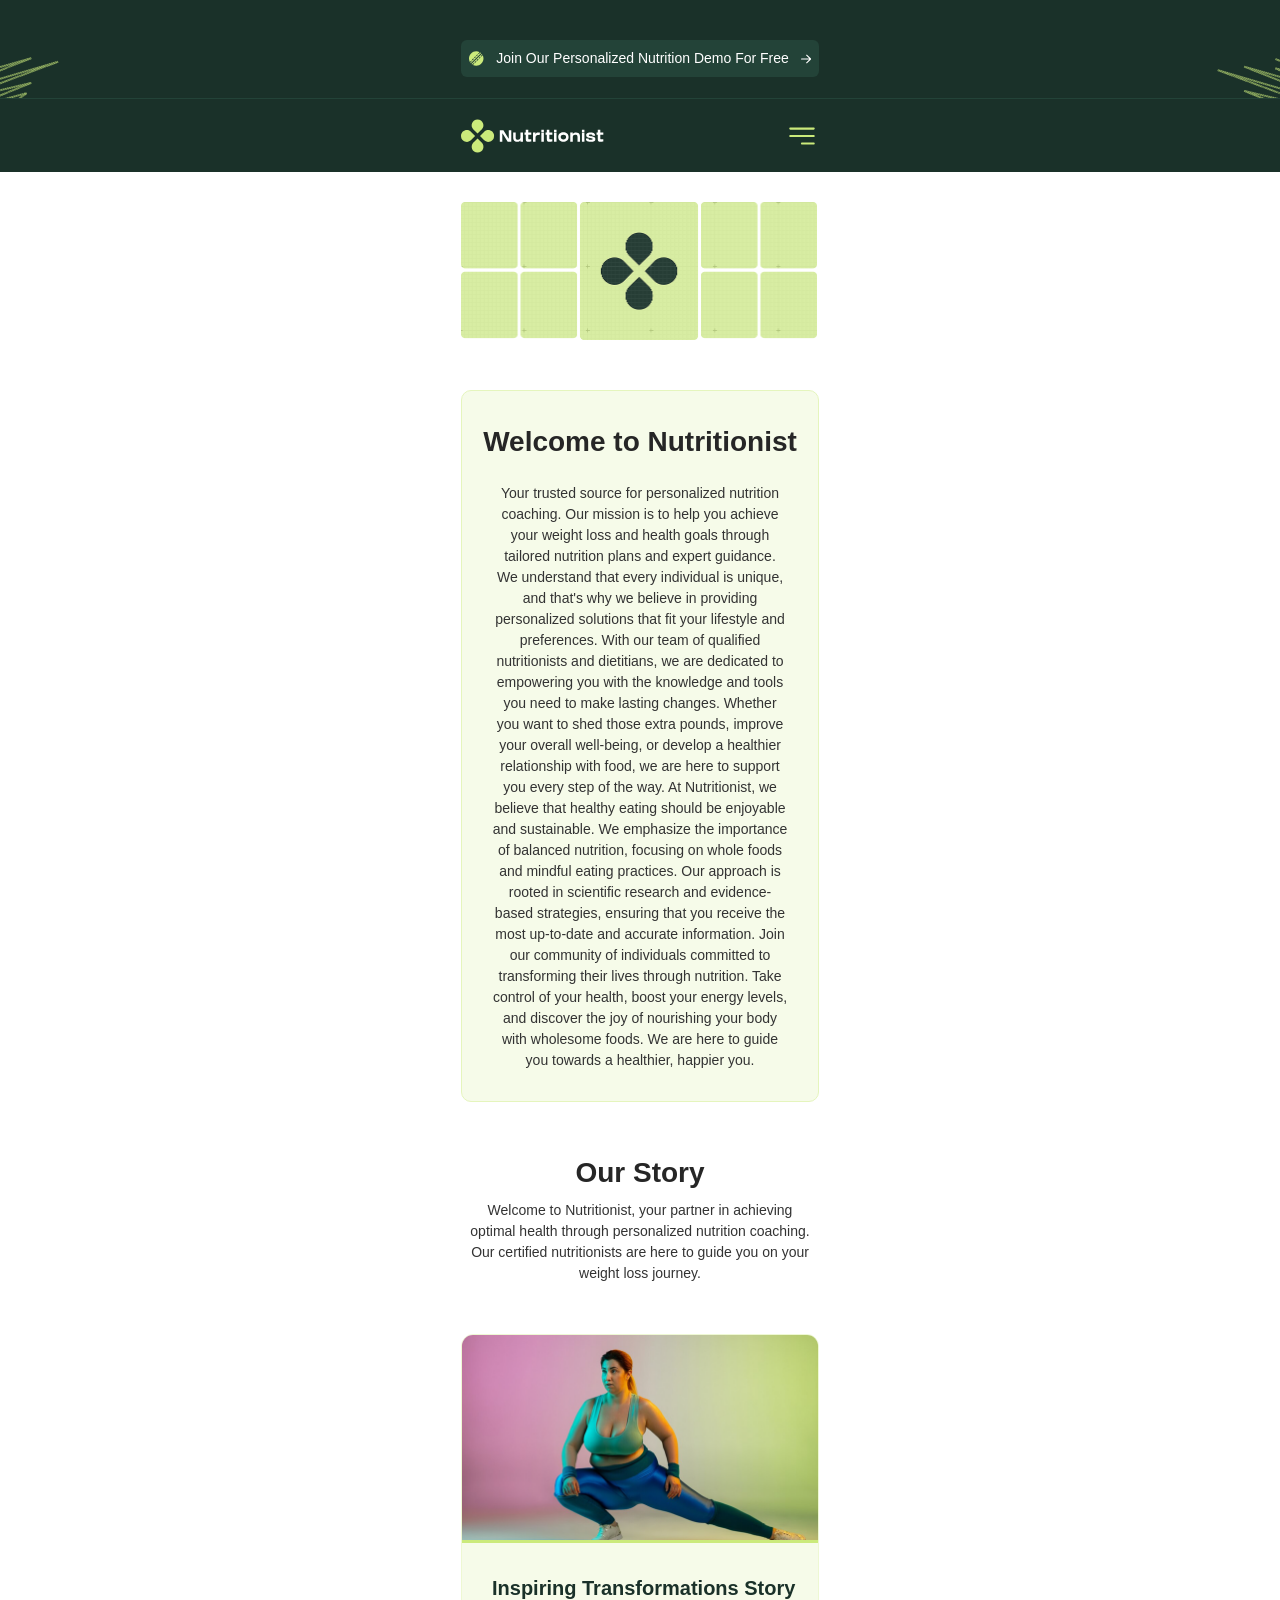
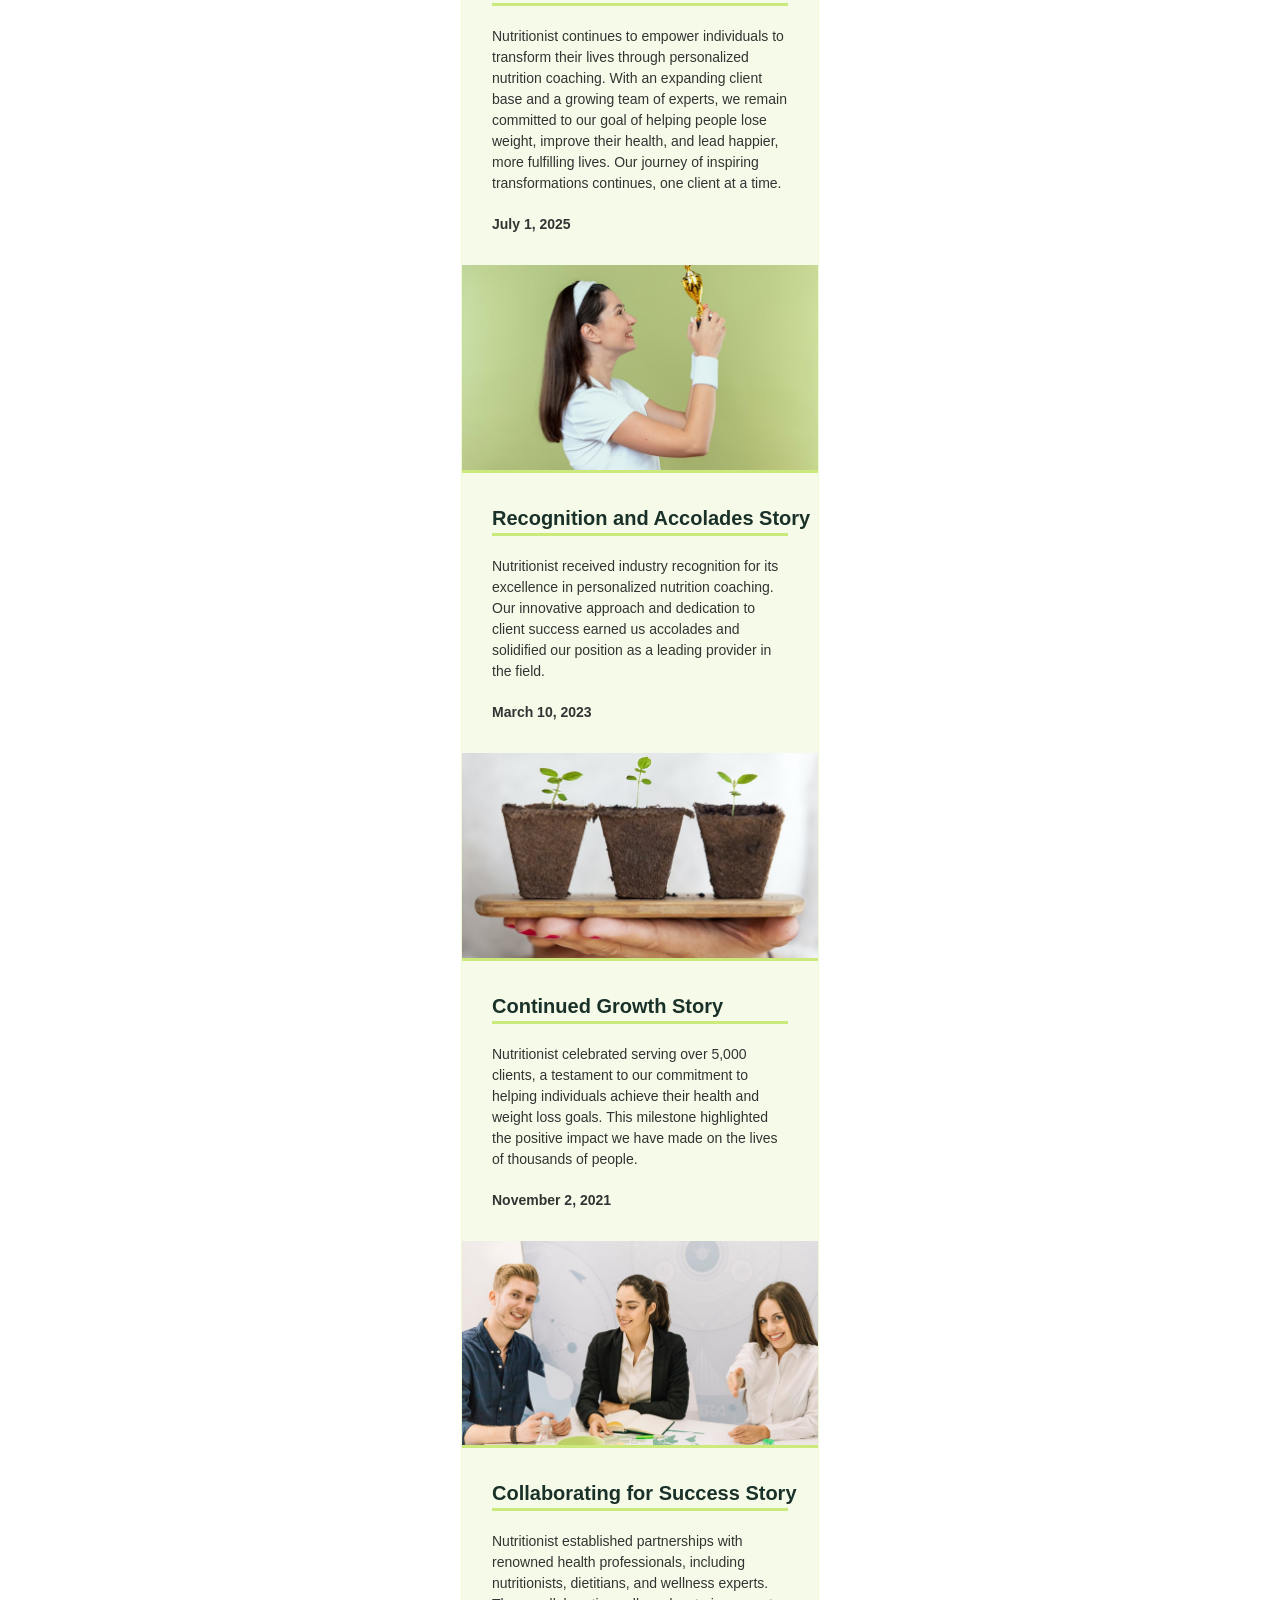
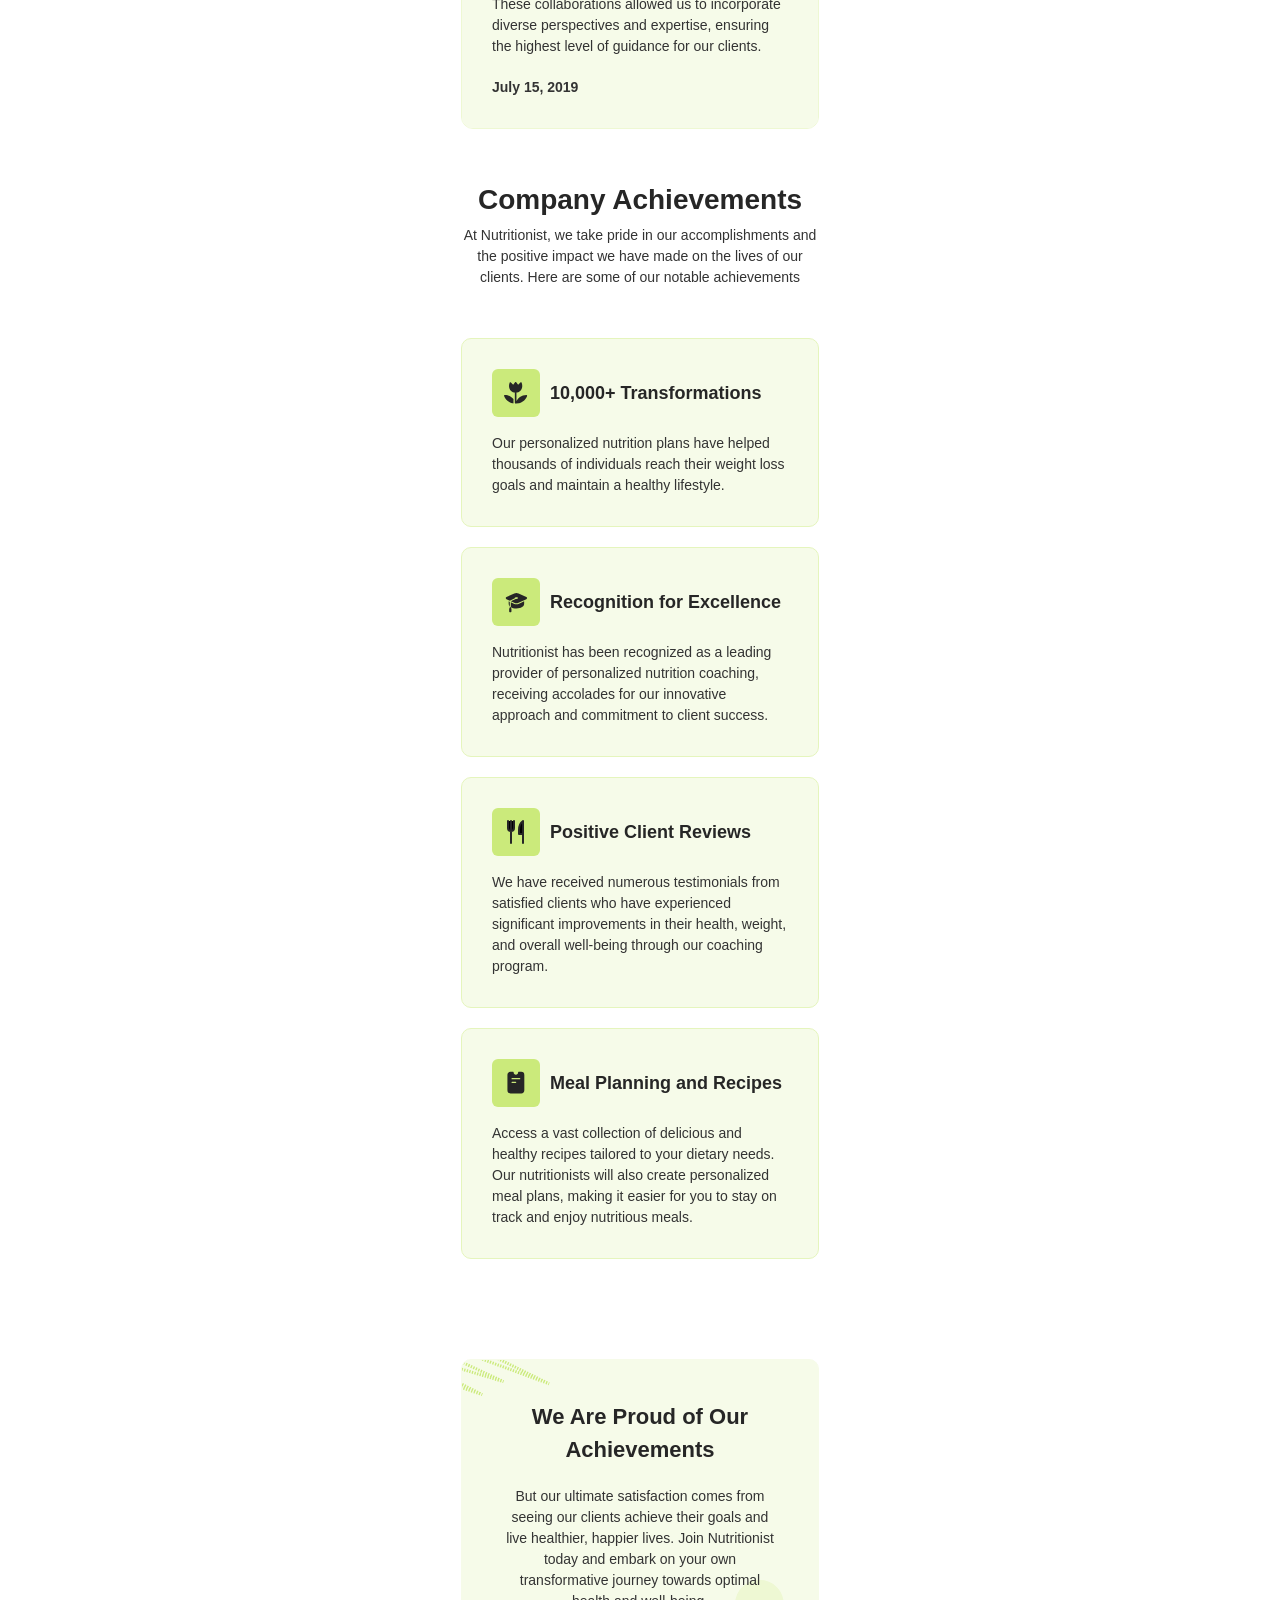
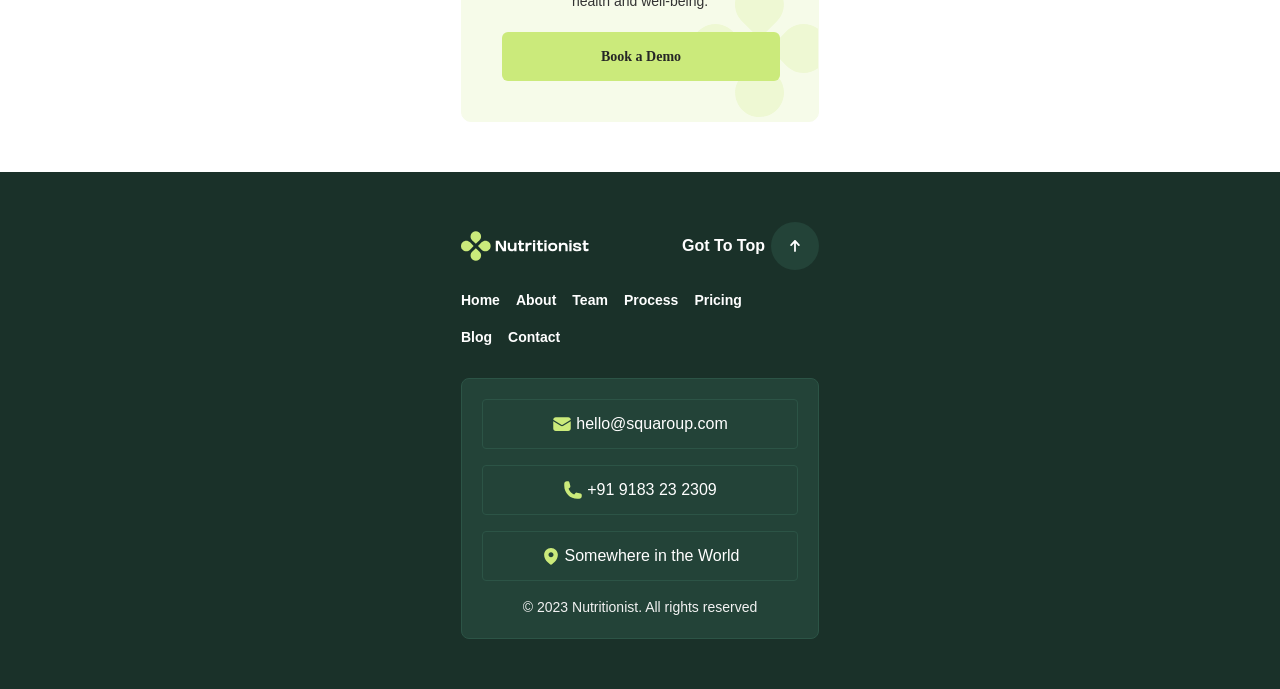
<file: about.html>
<!doctype html>
<html lang="en">
  <head>
    <meta charset="UTF-8" />
    <meta name="viewport" content="width=device-width, initial-scale=1.0" />
    <title>About</title>
    <link rel="stylesheet" href="css/about.css" />
  </head>
  <body>
    <section class="banner">
      <svg class="banner__decor banner__decor--left"><use href="assets/icons.svg#decor-left"></use></svg>
      <svg class="banner__decor banner__decor--right"><use href="assets/icons.svg#decor-right"></use></svg>
      <div class="container">
        <div class="banner__content">
          <svg class="banner__icon"><use href="assets/icons.svg#leaf"></use></svg>
          <p class="banner__text">Join Our Personalized Nutrition Demo For Free</p>
          <svg class="banner__arrow"><use href="assets/icons.svg#arrow"></use></svg>
        </div>
      </div>
      <div class="banner__hr"></div>
    </section>
    <header class="header">
      <div class="container">
        <div class="header__row">
          <a href="index.html" title="logo" class="header__logo">
            <svg class="header__logo-icon">
              <use href="assets/icons.svg#logo"></use>
            </svg>
          </a>
          <div class="header__wrap">
            <nav class="header__main">
              <a href="index.html" title="Home" class="header__link">Home</a>
              <a href="about.html" title="About" class="header__link header__link--active">About</a>
              <a href="team.html" title="Team" class="header__link">Team</a>
              <a href="#" title="Process" class="header__link">Process</a>
              <a href="#" title="Pricing" class="header__link">Pricing</a>
              <a href="#" title="Blog" class="header__link">Blog</a>
            </nav>
            <button class="header__button button">Contact Us</button>
          </div>
          <button class="header__burger" id="burger">
            <svg class="burger__icon">
              <use href="assets/icons.svg#burger"></use>
            </svg>
          </button>
        </div>
      </div>
    </header>
    <section class="nutritionist">
      <div class="container">
        <img class="nutritionist__img" src="assets/images/nutritionist/Image.png" alt="" />
        <div class="nutritionist__bottom">
          <h2 class="nutritionist__title">Welcome to Nutritionist</h2>
          <p class="nutritionist__text">
            Your trusted source for personalized nutrition coaching. Our mission is to help you achieve your weight loss
            and health goals through tailored nutrition plans and expert guidance. We understand that every individual
            is unique, and that's why we believe in providing personalized solutions that fit your lifestyle and
            preferences. With our team of qualified nutritionists and dietitians, we are dedicated to empowering you
            with the knowledge and tools you need to make lasting changes. Whether you want to shed those extra pounds,
            improve your overall well-being, or develop a healthier relationship with food, we are here to support you
            every step of the way. At Nutritionist, we believe that healthy eating should be enjoyable and sustainable.
            We emphasize the importance of balanced nutrition, focusing on whole foods and mindful eating practices. Our
            approach is rooted in scientific research and evidence-based strategies, ensuring that you receive the most
            up-to-date and accurate information. Join our community of individuals committed to transforming their lives
            through nutrition. Take control of your health, boost your energy levels, and discover the joy of nourishing
            your body with wholesome foods. We are here to guide you towards a healthier, happier you.
          </p>
        </div>
      </div>
    </section>
    <section class="story">
      <div class="container">
        <div class="section-lead">
          <h2 class="section-lead__title">Our Story</h2>
          <p class="section-lead__text">
            Welcome to Nutritionist, your partner in achieving optimal health through personalized nutrition coaching.
            Our certified nutritionists are here to guide you on your weight loss journey.
          </p>
        </div>
        <ul class="story__list">
          <li class="story__item">
            <img class="story__img" src="assets/images/story/stretching.png" alt="" />
            <div class="story__content">
              <h3 class="story__item-title">Inspiring Transformations Story</h3>
              <p class="story__item-text">
                Nutritionist continues to empower individuals to transform their lives through personalized nutrition
                coaching. With an expanding client base and a growing team of experts, we remain committed to our goal
                of helping people lose weight, improve their health, and lead happier, more fulfilling lives. Our
                journey of inspiring transformations continues, one client at a time.
              </p>
              <p class="story__data">July 1, 2025</p>
            </div>
          </li>
          <li class="story__item">
            <img class="story__img" src="assets/images/story/trophy.png" alt="" />
            <div class="story__content">
              <h3 class="story__item-title">Recognition and Accolades Story</h3>
              <p class="story__item-text">
                Nutritionist received industry recognition for its excellence in personalized nutrition coaching. Our
                innovative approach and dedication to client success earned us accolades and solidified our position as
                a leading provider in the field.
              </p>
              <p class="story__data">March 10, 2023</p>
            </div>
          </li>
          <li class="story__item">
            <img class="story__img" src="assets/images/story/seedlings.png" alt="" />
            <div class="story__content">
              <h3 class="story__item-title">Continued Growth Story</h3>
              <p class="story__item-text">
                Nutritionist celebrated serving over 5,000 clients, a testament to our commitment to helping individuals
                achieve their health and weight loss goals. This milestone highlighted the positive impact we have made
                on the lives of thousands of people.
              </p>
              <p class="story__data">November 2, 2021</p>
            </div>
          </li>
          <li class="story__item">
            <img class="story__img" src="assets/images/story/team.png" alt="" />
            <div class="story__content">
              <h3 class="story__item-title">Collaborating for Success Story</h3>
              <p class="story__item-text">
                Nutritionist established partnerships with renowned health professionals, including nutritionists,
                dietitians, and wellness experts. These collaborations allowed us to incorporate diverse perspectives
                and expertise, ensuring the highest level of guidance for our clients.
              </p>
              <p class="story__data">July 15, 2019</p>
            </div>
          </li>
          <li class="story__item">
            <img class="story__img" src="assets/images/story/volunteers.png" alt="" />
            <div class="story__content">
              <h3 class="story__item-title">Enhanced Support Story</h3>
              <p class="story__item-text">
                In response to the growing demand for personalized nutrition coaching, Nutritionist expanded its team of
                qualified nutritionists and dietitians. This milestone enabled us to provide even more individualized
                care and support to our clients.
              </p>
              <p class="story__data">April 1, 2018</p>
            </div>
          </li>
          <li class="story__item">
            <img class="story__img" src="assets/images/story/laptops.png" alt="" />
            <div class="story__content">
              <h3 class="story__item-title">Innovating for Clients Story</h3>
              <p class="story__item-text">
                Nutritionist introduced a mobile app, revolutionizing the way clients engage with their personalized
                nutrition plans. The app allowed for easy tracking of progress, access to resources, and seamless
                communication with their dedicated nutrition coaches.
              </p>
              <p class="story__data">January 20, 2017</p>
            </div>
          </li>
          <li class="story__item">
            <img class="story__img" src="assets/images/story/balloons.png" alt="" />
            <div class="story__content">
              <h3 class="story__item-title">Celebrating Success Stories</h3>
              <p class="story__item-text">
                Nutritionist celebrated its 500th client success story. These stories showcased the positive impact of
                personalized nutrition coaching on individuals' lives, further motivating our team to continue providing
                exceptional services.
              </p>
              <p class="story__data">September 5, 2015</p>
            </div>
          </li>
          <li class="story__item">
            <img class="story__img" src="assets/images/story/hurdles.png" alt="" />
            <div class="story__content">
              <h3 class="story__item-title">Expanding Reach Story</h3>
              <p class="story__item-text">
                Nutritionist expanded its services by launching an online platform, allowing individuals from all over
                the world to access personalized nutrition plans and expert guidance. This milestone brought convenience
                and accessibility to our growing client base.
              </p>
              <p class="story__data">June 10, 2014</p>
            </div>
          </li>
          <li class="story__item">
            <img class="story__img" src="assets/images/story/apples.png" alt="" />
            <div class="story__content">
              <h3 class="story__item-title">Research and Expertise Story</h3>
              <p class="story__item-text">
                After extensive research and collaborating with nutrition experts, Sarah Mitchell and her team developed
                a comprehensive program rooted in scientific knowledge and evidence-based strategies. This milestone
                marked the establishment of Nutritionist as a trusted source of personalized nutrition coaching.
              </p>
              <p class="story__data">March 15, 2012</p>
            </div>
          </li>
          <li class="story__item">
            <img class="story__img" src="assets/images/story/nutritionist.png" alt="" />
            <div class="story__content">
              <h3 class="story__item-title">The Inception Story</h3>
              <p class="story__item-text">
                On this day, Nutritionist was born with the vision of helping individuals achieve their weight loss and
                health goals through personalized nutrition coaching. The founder, Sarah Mitchell, recognized the need
                for a sustainable and effective approach to healthy living, and thus began the journey of Nutritionist.
              </p>
              <p class="story__data">January 1, 2010</p>
            </div>
          </li>
        </ul>
      </div>
    </section>
    <section class="achievements">
      <div class="container">
        <div class="achievements__top">
          <h2 class="achievements__title">Company Achievements</h2>
          <p class="achievements__text">
            At Nutritionist, we take pride in our accomplishments and the positive impact we have made on the lives of
            our clients. Here are some of our notable achievements
          </p>
        </div>
        <ul class="achievements__list">
          <li class="achievements__item">
            <h3 class="achievements__item-title">
              <svg class="achievements__icon" width="48" height="48">
                <use href="assets/icons.svg#icon-flower"></use>
              </svg>
              10,000+ Transformations
            </h3>
            <p class="achievements__item-text">
              Our personalized nutrition plans have helped thousands of individuals reach their weight loss goals and
              maintain a healthy lifestyle.
            </p>
          </li>
          <li class="achievements__item">
            <h3 class="achievements__item-title">
              <svg class="achievements__icon" width="48" height="48">
                <use href="assets/icons.svg#icon-hat"></use>
              </svg>
              Recognition for Excellence
            </h3>
            <p class="achievements__item-text">
              Nutritionist has been recognized as a leading provider of personalized nutrition coaching, receiving
              accolades for our innovative approach and commitment to client success.
            </p>
          </li>
          <li class="achievements__item">
            <h3 class="achievements__item-title">
              <svg class="achievements__icon" width="48" height="48">
                <use href="assets/icons.svg#icon-fork-knife"></use>
              </svg>
              Positive Client Reviews
            </h3>
            <p class="achievements__item-text">
              We have received numerous testimonials from satisfied clients who have experienced significant
              improvements in their health, weight, and overall well-being through our coaching program.
            </p>
          </li>
          <li class="achievements__item">
            <h3 class="achievements__item-title">
              <svg class="achievements__icon" width="48" height="48" aria-hidden="true">
                <use href="assets/icons.svg#icon-canister"></use>
              </svg>
              Meal Planning and Recipes
            </h3>
            <p class="achievements__item-text">
              Access a vast collection of delicious and healthy recipes tailored to your dietary needs. Our
              nutritionists will also create personalized meal plans, making it easier for you to stay on track and
              enjoy nutritious meals.
            </p>
          </li>
        </ul>
      </div>
    </section>
    <section class="cta">
      <div class="container">
        <div class="cta__text">
          <svg class="cta__leaf">
            <use href="assets/icons.svg#icon-leaf"></use>
          </svg>
          <svg class="cta__bottom">
            <use href="assets/icons.svg#icon-clover"></use>
          </svg>
          <div class="cta__content">
            <h2 class="cta__title">We Are Proud of Our Achievements</h2>
            <p class="cta__description">
              But our ultimate satisfaction comes from seeing our clients achieve their goals and live healthier,
              happier lives. Join Nutritionist today and embark on your own transformative journey towards optimal
              health and well-being.
            </p>
          </div>
          <button class="button cta__btn">Book a Demo</button>
        </div>
      </div>
    </section>
    <footer class="footer">
      <div class="container">
        <div class="footer__inner">
          <a href="#" title="logo" class="footer__logo">
            <svg class="footer__logo-icon">
              <use href="assets/icons.svg#logo"></use>
            </svg>
          </a>
          <a class="footer__top" href="#" title="Got To Top">
            Got To Top
            <svg class="footer__top-icon">
              <use href="assets/icons.svg#arrow-up"></use>
            </svg>
          </a>
          <nav class="footer__nav">
            <a class="footer__link" href="#" title="Home">Home</a>
            <a class="footer__link" href="#" title="About">About</a>
            <a class="footer__link" href="#" title="Team">Team</a>
            <a class="footer__link" href="#" title="Process">Process</a>
            <a class="footer__link" href="#" title="Pricing">Pricing</a>
            <a class="footer__link" href="#" title="Blog">Blog</a>
            <a class="footer__link" href="#" title="Contact">Contact</a>
          </nav>
        </div>
        <div class="footer__info">
          <a class="footer__contact" href="mailto:hello@squaroup.com" title="Email">
            <svg class="footer__contact-icon">
              <use href="assets/icons.svg#mail"></use>
            </svg>
            hello@squaroup.com
          </a>
          <a class="footer__contact" href="tel:+918183232309" title="Phone">
            <svg class="footer__contact-icon">
              <use href="assets/icons.svg#phone"></use>
            </svg>
            +91 9183 23 2309
          </a>
          <span class="footer__contact" title="Address">
            <svg class="footer__contact-icon">
              <use href="assets/icons.svg#pin"></use>
            </svg>
            Somewhere in the World
          </span>
          <p class="footer__copyright">© 2023 Nutritionist. All rights reserved</p>
        </div>
      </div>
    </footer>
  </body>
</html>
</file>
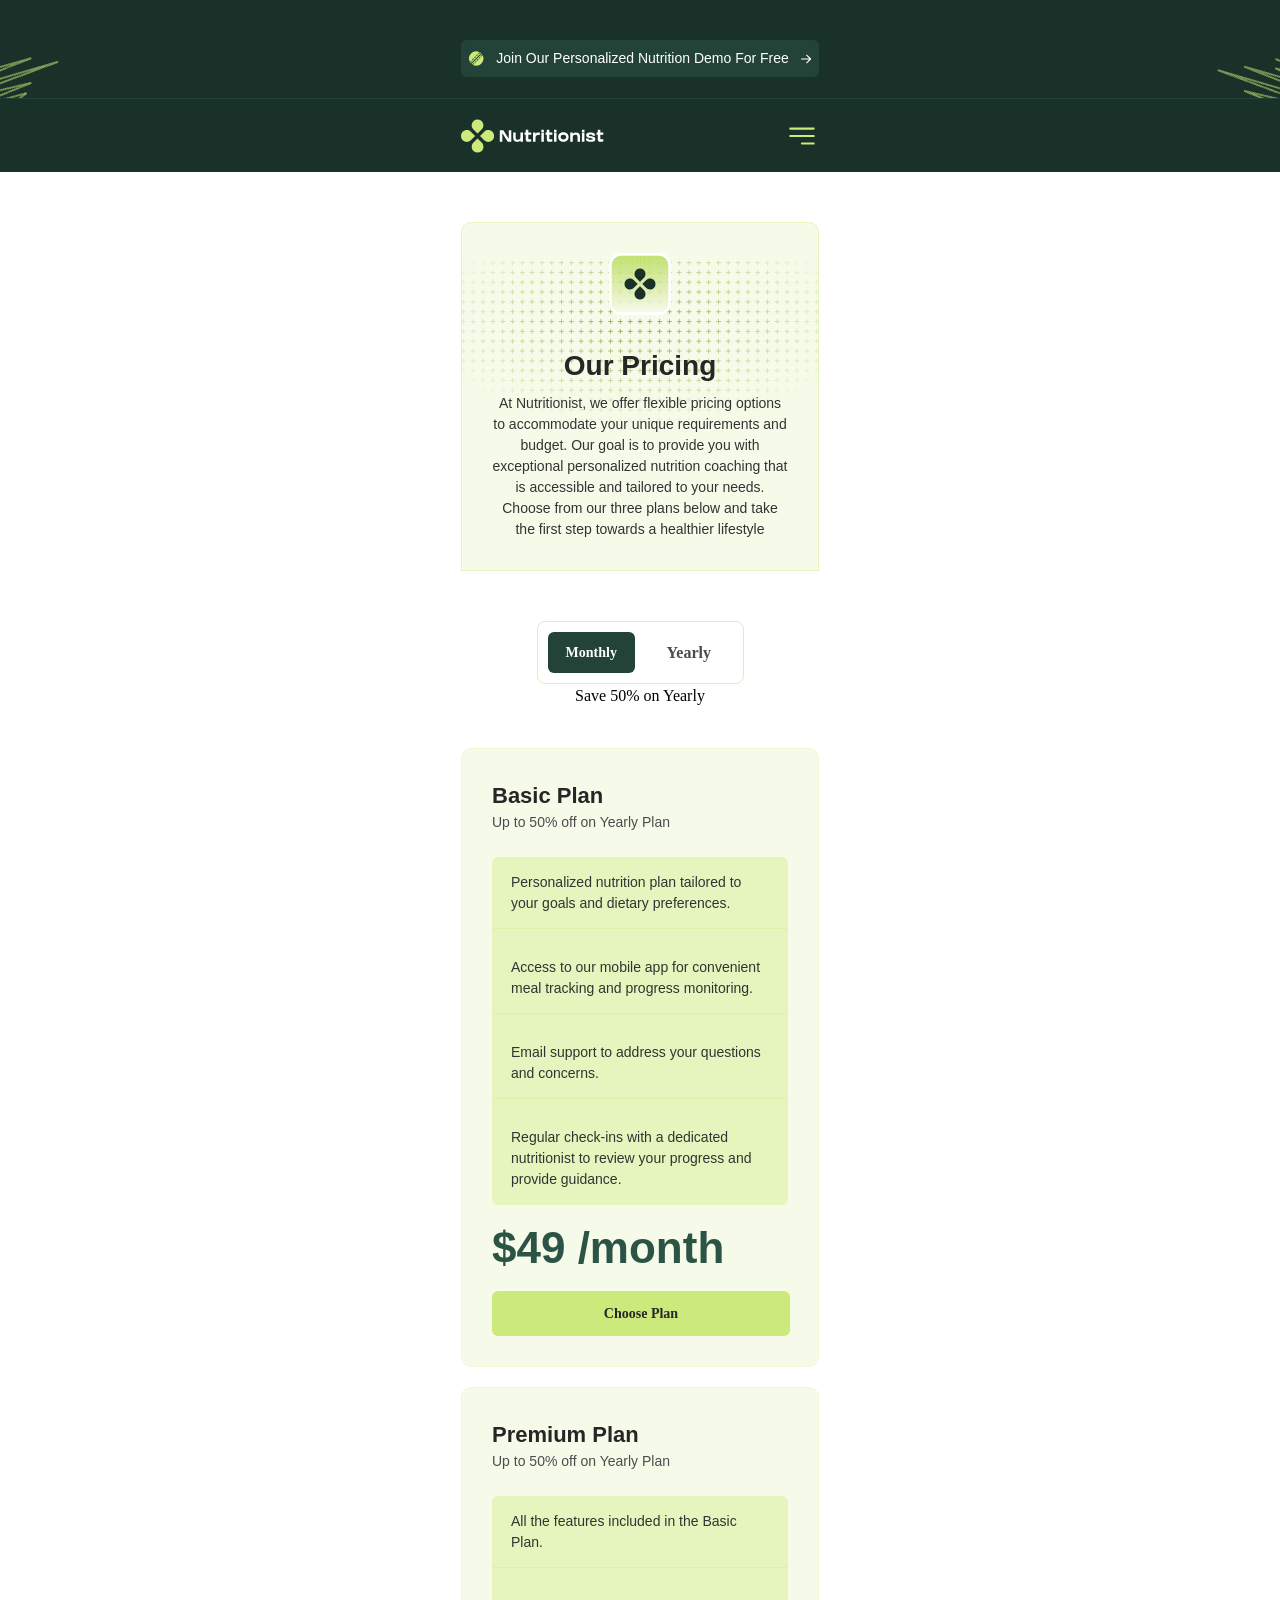
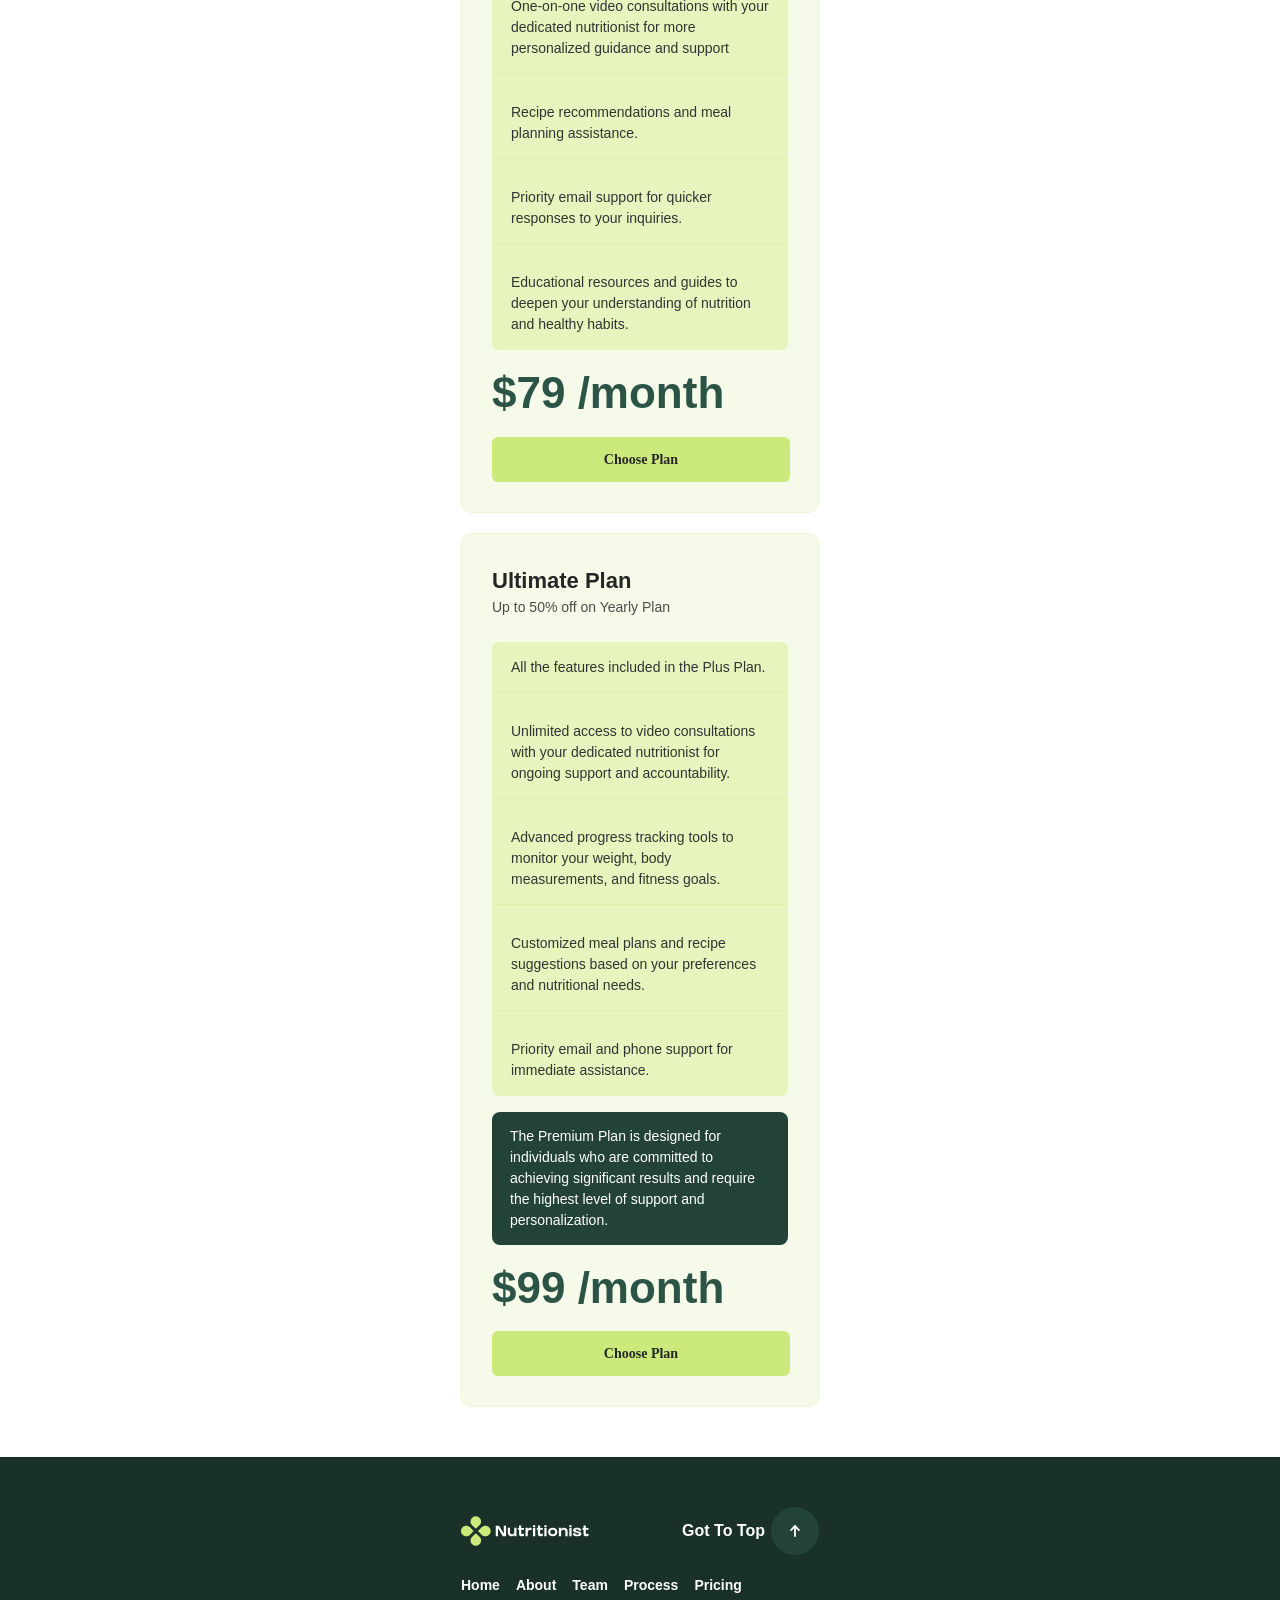
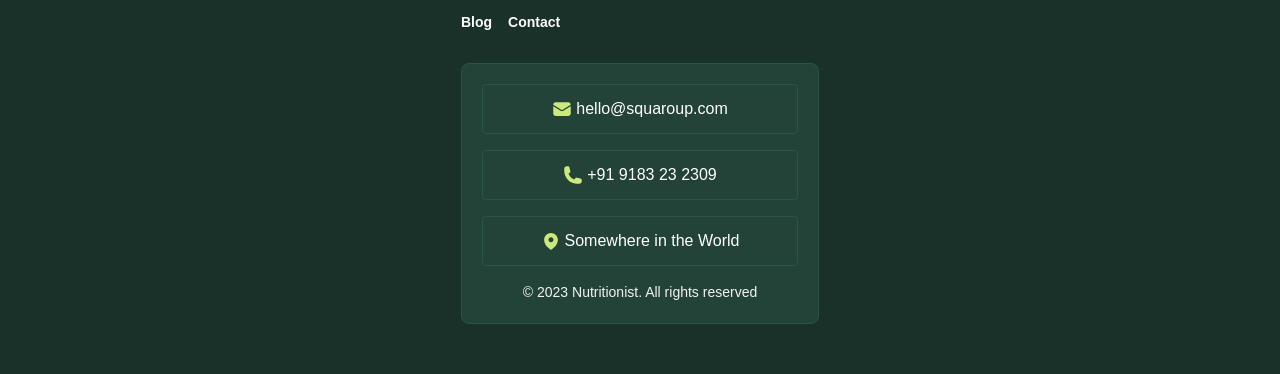
<file: pricing.html>
<!doctype html>
<html lang="en">
  <head>
    <meta charset="UTF-8" />
    <meta name="viewport" content="width=device-width, initial-scale=1.0" />
    <title>Pricing</title>
    <link rel="stylesheet" href="css/pricing.css" />
  </head>
  <body>
    <section class="banner">
      <svg class="banner__decor banner__decor--left"><use href="assets/icons.svg#decor-left"></use></svg>
      <svg class="banner__decor banner__decor--right"><use href="assets/icons.svg#decor-right"></use></svg>
      <div class="container">
        <div class="banner__content">
          <svg class="banner__icon"><use href="assets/icons.svg#leaf"></use></svg>
          <p class="banner__text">Join Our Personalized Nutrition Demo For Free</p>
          <svg class="banner__arrow"><use href="assets/icons.svg#arrow"></use></svg>
        </div>
      </div>
      <div class="banner__hr"></div>
    </section>
    <header class="header">
      <div class="container">
        <div class="header__row">
          <a href="index.html" title="logo" class="header__logo">
            <svg class="header__logo-icon">
              <use href="assets/icons.svg#logo"></use>
            </svg>
          </a>
          <div class="header__wrap">
            <nav class="header__main">
              <a href="index.html" title="Home" class="header__link">Home</a>
              <a href="about.html" title="About" class="header__link">bout</a>
              <a href="team.html" title="Team" class="header__link">Team</a>
              <a href="process.html" title="Process" class="header__link">Process</a>
              <a href="pricing.html" title="Pricing" class="header__link header__link--active">Pricing</a>
              <a href="#" title="Blog" class="header__link">Blog</a>
            </nav>
            <button class="header__button button">Contact Us</button>
          </div>
          <button class="header__burger" id="burger">
            <svg class="burger__icon">
              <use href="assets/icons.svg#burger"></use>
            </svg>
          </button>
        </div>
      </div>
    </header>
    <main>
      <section class="section">
        <div class="container">
          <div class="section-intro section-intro--shifted">
            <svg class="section-intro__icon">
              <use href="assets/icons.svg#icon-members"></use>
            </svg>
            <h2 class="section-intro__title">Our Pricing</h2>
            <p class="section-intro__text">
              At Nutritionist, we offer flexible pricing options to accommodate your unique requirements and budget. Our
              goal is to provide you with exceptional personalized nutrition coaching that is accessible and tailored to
              your needs. Choose from our three plans below and take the first step towards a healthier lifestyle
            </p>
          </div>
        </div>
      </section>
      <section class="plans">
        <div class="container">
          <div class="plans__wrapper">
            <div class="plans__toggle">
              <button class="plans__button button plans__button--active">Monthly</button>
              <button class="plans__button plans__button--btn">Yearly</button>
            </div>
            <p class="plans__note">Save 50% on Yearly</p>
          </div>
          <ul class="plans__list">
            <li class="plans__item">
              <h3 class="plans__item-title">Basic Plan</h3>
              <p class="plans__item-text">Up to 50% off on Yearly Plan</p>
              <div class="plans__contant">
                <p class="plans__sab-text">
                  Personalized nutrition plan tailored to your goals and dietary preferences.
                </p>
                <p class="plans__sab-text">
                  Access to our mobile app for convenient meal tracking and progress monitoring.
                </p>
                <p class="plans__sab-text">Email support to address your questions and concerns.</p>
                <p class="plans__sab-text">
                  Regular check-ins with a dedicated nutritionist to review your progress and provide guidance.
                </p>
              </div>

              <p class="plans__money">
                $49
                <span class="plans__period">/month</span>
              </p>
              <button class="plans__btn button">Choose Plan</button>
            </li>
            <li class="plans__item">
              <h3 class="plans__item-title">Premium Plan</h3>
              <p class="plans__item-text">Up to 50% off on Yearly Plan</p>
              <div class="plans__contant">
                <p class="plans__sab-text">All the features included in the Basic Plan.</p>
                <p class="plans__sab-text">
                  One-on-one video consultations with your dedicated nutritionist for more personalized guidance and
                  support
                </p>
                <p class="plans__sab-text">Recipe recommendations and meal planning assistance.</p>
                <p class="plans__sab-text">Priority email support for quicker responses to your inquiries.</p>
                <p class="plans__sab-text">
                  Educational resources and guides to deepen your understanding of nutrition and healthy habits.
                </p>
              </div>

              <p class="plans__money">
                $79
                <span class="plans__period">/month</span>
              </p>
              <button class="plans__btn button">Choose Plan</button>
            </li>
            <li class="plans__item">
              <h3 class="plans__item-title">Ultimate Plan</h3>
              <p class="plans__item-text">Up to 50% off on Yearly Plan</p>
              <div class="plans__contant">
                <p class="plans__sab-text">All the features included in the Plus Plan.</p>
                <p class="plans__sab-text">
                  Unlimited access to video consultations with your dedicated nutritionist for ongoing support and
                  accountability.
                </p>
                <p class="plans__sab-text">
                  Advanced progress tracking tools to monitor your weight, body measurements, and fitness goals.
                </p>
                <p class="plans__sab-text">
                  Customized meal plans and recipe suggestions based on your preferences and nutritional needs.
                </p>
                <p class="plans__sab-text">Priority email and phone support for immediate assistance.</p>
              </div>
              <div class="plans__row">
                <p class="plans__box">
                  The Premium Plan is designed for individuals who are committed to achieving significant results and
                  require the highest level of support and personalization.
                </p>
              </div>
              <p class="plans__money">
                $99
                <span class="plans__period">/month</span>
              </p>
              <button class="plans__btn button">Choose Plan</button>
            </li>
          </ul>
        </div>
      </section>
    </main>
    <footer class="footer">
      <div class="container">
        <div class="footer__inner">
          <a href="#" title="logo" class="footer__logo">
            <svg class="footer__logo-icon">
              <use href="assets/icons.svg#logo"></use>
            </svg>
          </a>
          <a class="footer__top" href="#" title="Got To Top">
            Got To Top
            <svg class="footer__top-icon">
              <use href="assets/icons.svg#arrow-up"></use>
            </svg>
          </a>
          <nav class="footer__nav">
            <a class="footer__link" href="#" title="Home">Home</a>
            <a class="footer__link" href="#" title="About">About</a>
            <a class="footer__link" href="#" title="Team">Team</a>
            <a class="footer__link" href="#" title="Process">Process</a>
            <a class="footer__link" href="#" title="Pricing">Pricing</a>
            <a class="footer__link" href="#" title="Blog">Blog</a>
            <a class="footer__link" href="#" title="Contact">Contact</a>
          </nav>
        </div>
        <div class="footer__info">
          <a class="footer__contact" href="mailto:hello@squaroup.com" title="Email">
            <svg class="footer__contact-icon">
              <use href="assets/icons.svg#mail"></use>
            </svg>
            hello@squaroup.com
          </a>
          <a class="footer__contact" href="tel:+918183232309" title="Phone">
            <svg class="footer__contact-icon">
              <use href="assets/icons.svg#phone"></use>
            </svg>
            +91 9183 23 2309
          </a>
          <span class="footer__contact" title="Address">
            <svg class="footer__contact-icon">
              <use href="assets/icons.svg#pin"></use>
            </svg>
            Somewhere in the World
          </span>
          <p class="footer__copyright">© 2023 Nutritionist. All rights reserved</p>
        </div>
      </div>
    </footer>
  </body>
</html>
</file>
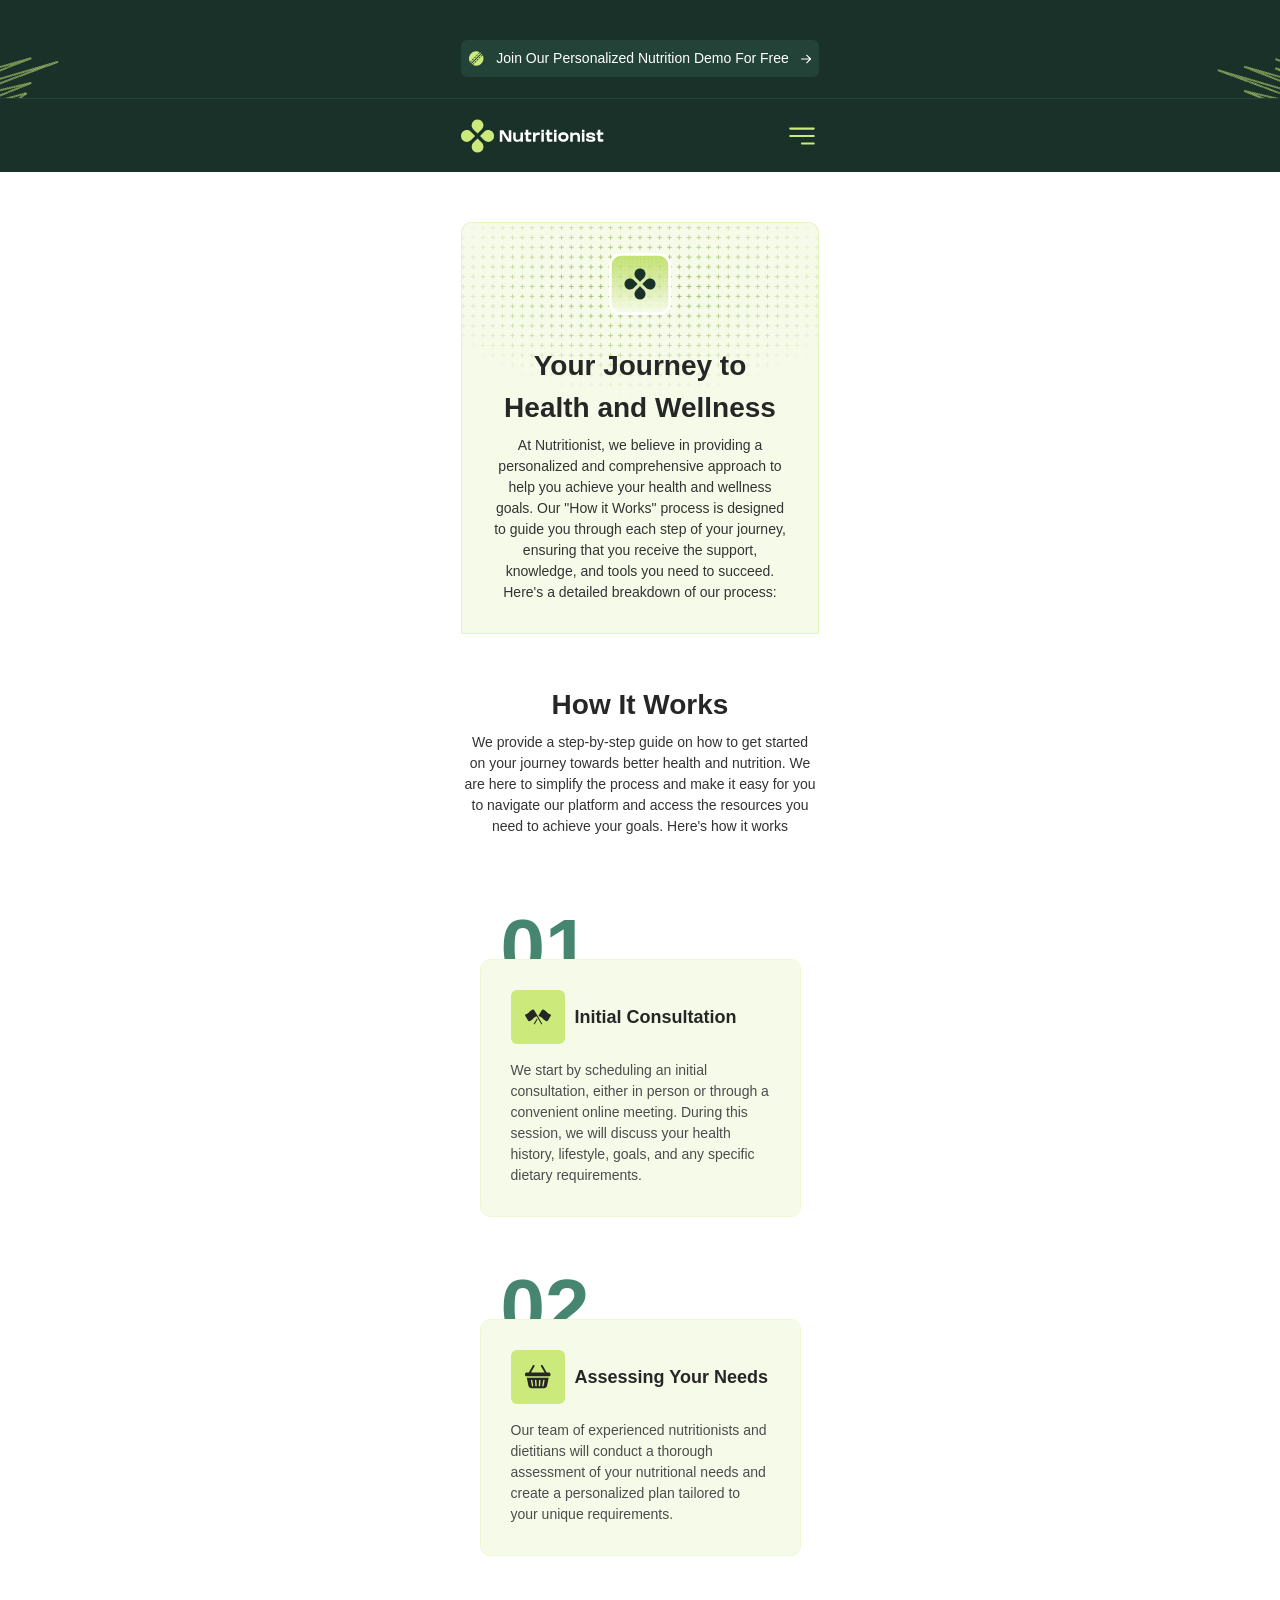
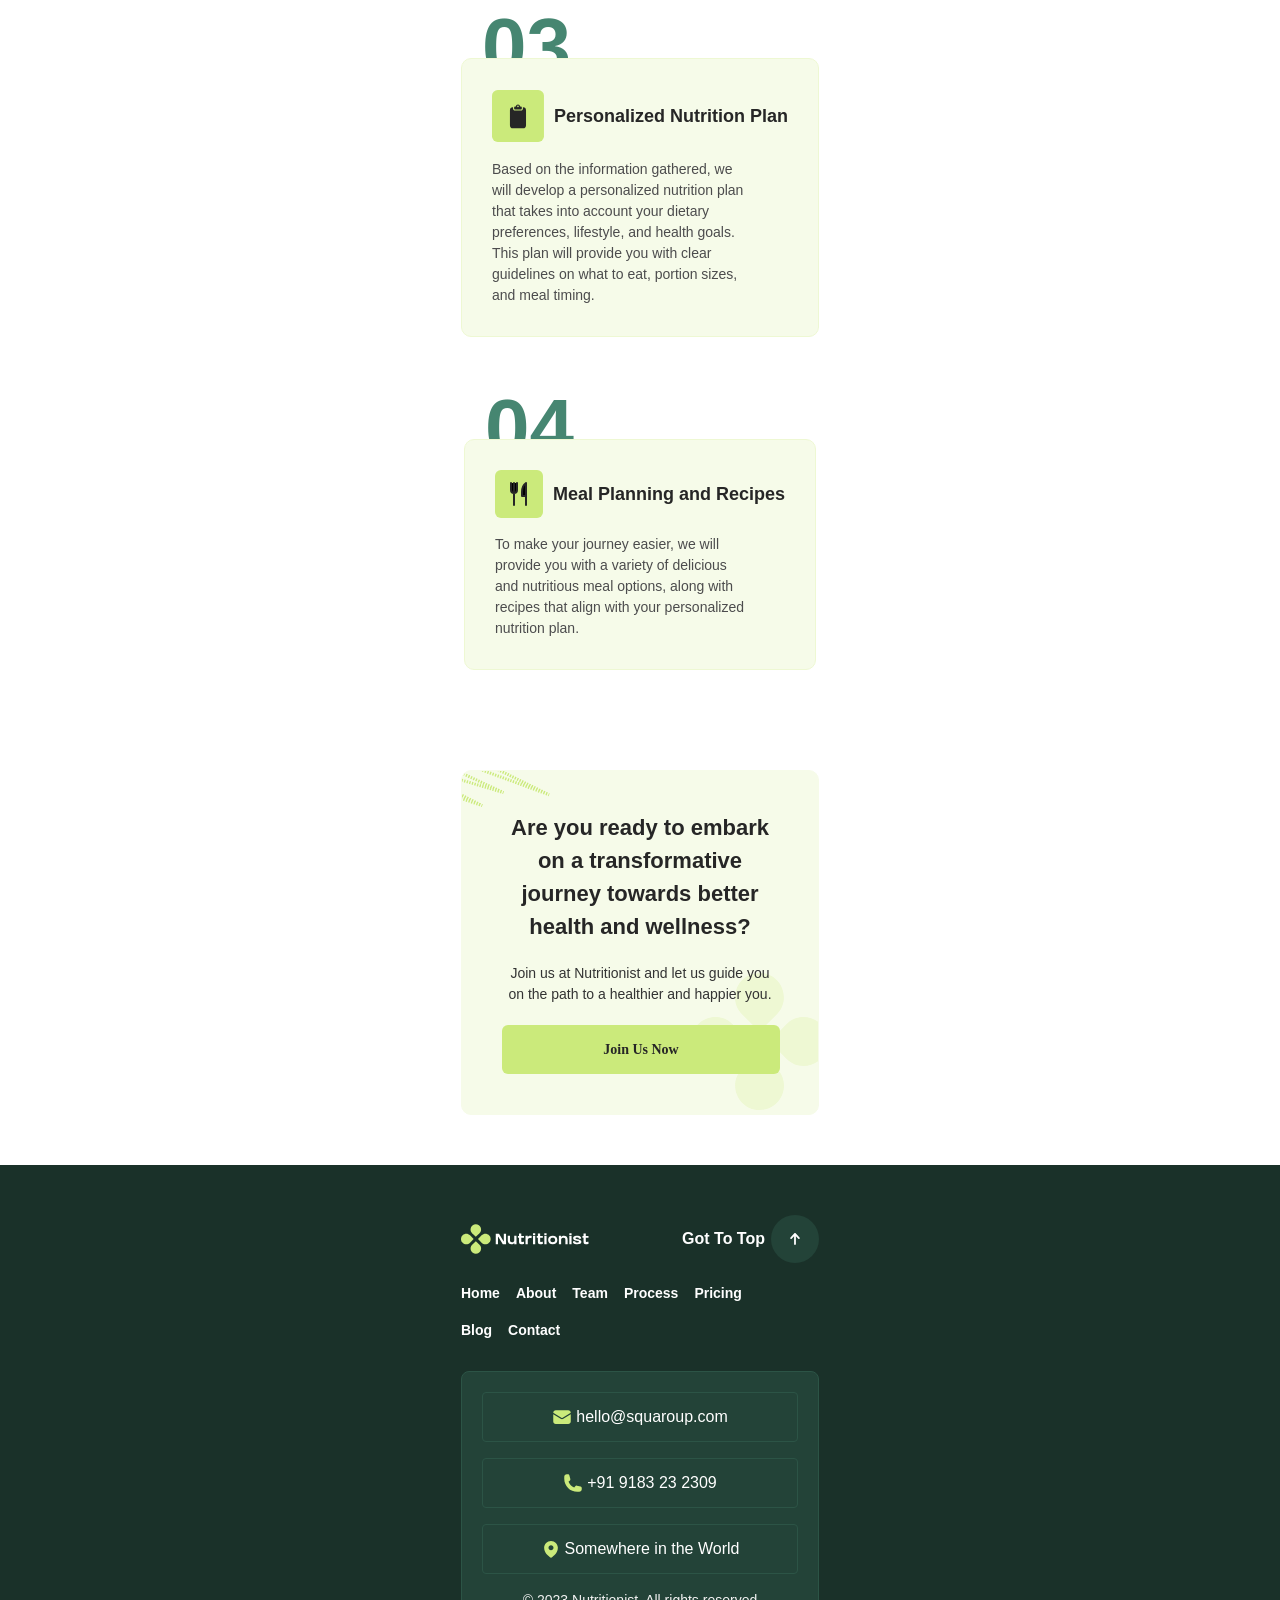
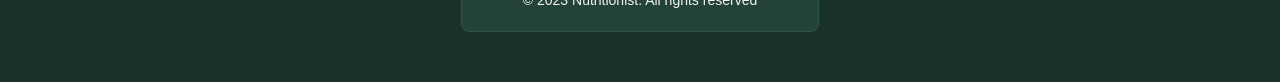
<file: process.html>
<!doctype html>
<html lang="en">
  <head>
    <meta charset="UTF-8" />
    <meta name="viewport" content="width=device-width, initial-scale=1.0" />
    <title>Process</title>
    <link rel="stylesheet" href="css/process.css" />
  </head>
  <body>
    <section class="banner">
      <svg class="banner__decor banner__decor--left"><use href="assets/icons.svg#decor-left"></use></svg>
      <svg class="banner__decor banner__decor--right"><use href="assets/icons.svg#decor-right"></use></svg>
      <div class="container">
        <div class="banner__content">
          <svg class="banner__icon"><use href="assets/icons.svg#leaf"></use></svg>
          <p class="banner__text">Join Our Personalized Nutrition Demo For Free</p>
          <svg class="banner__arrow"><use href="assets/icons.svg#arrow"></use></svg>
        </div>
      </div>
      <div class="banner__hr"></div>
    </section>
    <header class="header">
      <div class="container">
        <div class="header__row">
          <a href="index.html" title="logo" class="header__logo">
            <svg class="header__logo-icon">
              <use href="assets/icons.svg#logo"></use>
            </svg>
          </a>
          <div class="header__wrap">
            <nav class="header__main">
              <a href="index.htmls" title="Home" class="header__link">Home</a>
              <a href="about.html" title="About" class="header__link">About</a>
              <a href="team.html" title="Team" class="header__link">Team</a>
              <a href="process.html" title="Process" class="header__link header__link--active">Process</a>
              <a href="#" title="Pricing" class="header__link">Pricing</a>
              <a href="#" title="Blog" class="header__link">Blog</a>
            </nav>
            <button class="header__button button">Contact Us</button>
          </div>
          <button class="header__burger" id="burger">
            <svg class="burger__icon">
              <use href="assets/icons.svg#burger"></use>
            </svg>
          </button>
        </div>
      </div>
    </header>
    <main>
      <section class="works">
        <div class="container">
          <div class="section-intro">
            <svg class="section-intro__icon">
              <use href="assets/icons.svg#icon-members"></use>
            </svg>
            <h2 class="section-intro__title">Your Journey to Health and Wellness</h2>
            <p class="section-intro__text">
              At Nutritionist, we believe in providing a personalized and comprehensive approach to help you achieve
              your health and wellness goals. Our "How it Works" process is designed to guide you through each step of
              your journey, ensuring that you receive the support, knowledge, and tools you need to succeed. Here's a
              detailed breakdown of our process:
            </p>
          </div>
          <div class="section-lead">
            <h2 class="section-lead__title">How It Works</h2>
            <p class="section-lead__text">
              We provide a step-by-step guide on how to get started on your journey towards better health and nutrition.
              We are here to simplify the process and make it easy for you to navigate our platform and access the
              resources you need to achieve your goals. Here's how it works
            </p>
          </div>
          <ul class="works__list">
            <li class="works__item">
              <span class="works__number">01</span>
              <h3 class="works__item-title">
                <svg class="works__icon" width="54" height="54">
                  <use href="assets/icons.svg#icon-flags"></use>
                </svg>
                Initial Consultation
              </h3>
              <p class="works__item-text">
                We start by scheduling an initial consultation, either in person or through a convenient online meeting.
                During this session, we will discuss your health history, lifestyle, goals, and any specific dietary
                requirements.
              </p>
            </li>
            <li class="works__item">
              <span class="works__number">02</span>
              <h3 class="works__item-title">
                <svg class="works__icon" width="54" height="54">
                  <use href="assets/icons.svg#icon-basket"></use>
                </svg>
                Assessing Your Needs
              </h3>
              <p class="works__item-text">
                Our team of experienced nutritionists and dietitians will conduct a thorough assessment of your
                nutritional needs and create a personalized plan tailored to your unique requirements.
              </p>
            </li>
            <li class="works__item">
              <span class="works__number">03</span>
              <h3 class="works__item-title">
                <svg class="works__icon" width="54" height="54">
                  <use href="assets/icons.svg#icon-clipboard"></use>
                </svg>
                Personalized Nutrition Plan
              </h3>
              <p class="works__item-text">
                Based on the information gathered, we will develop a personalized nutrition plan that takes into account
                your dietary preferences, lifestyle, and health goals. This plan will provide you with clear guidelines
                on what to eat, portion sizes, and meal timing.
              </p>
            </li>
            <li class="works__item">
              <span class="works__number">04</span>
              <h3 class="works__item-title">
                <svg class="works__icon" width="48" height="48">
                  <use href="assets/icons.svg#icon-fork-knife"></use>
                </svg>
                Meal Planning and Recipes
              </h3>
              <p class="works__item-text">
                To make your journey easier, we will provide you with a variety of delicious and nutritious meal
                options, along with recipes that align with your personalized nutrition plan.
              </p>
            </li>
            <li class="works__item">
              <span class="works__number">05</span>
              <h3 class="works__item-title">
                <svg class="works__icon" width="48" height="48">
                  <use href="assets/icons.svg#icon-headphones"></use>
                </svg>
                Ongoing Support
              </h3>
              <p class="works__item-text">
                Throughout your journey, our team of nutrition experts will be there to provide ongoing support, answer
                your questions, and offer guidance. We believe in the power of continuous encouragement to help you stay
                motivated and achieve long-term success.
              </p>
            </li>
            <li class="works__item">
              <span class="works__number">06</span>
              <h3 class="works__item-title">
                <svg class="works__icon" width="54" height="54">
                  <use href="assets/icons.svg#icon-shield"></use>
                </svg>
                Progress Tracking
              </h3>
              <p class="works__item-text">
                We encourage you to track your progress using our user-friendly mobile app or website tools. You can log
                your meals, monitor your weight, and track your physical activity, allowing you to have a clear picture
                of your progress and make any necessary adjustments.
              </p>
            </li>
            <li class="works__item">
              <span class="works__number">07</span>
              <h3 class="works__item-title">
                <svg class="works__icon" width="54" height="54">
                  <use href="assets/icons.svg#icon-pin"></use>
                </svg>
                Regular Check-ins
              </h3>
              <p class="works__item-text">
                We will schedule regular check-ins to review your progress, address any concerns, and make any necessary
                adjustments to your nutrition plan. Our goal is to ensure that you are consistently moving towards your
                desired outcomes.
              </p>
            </li>
            <li class="works__item">
              <span class="works__number">08</span>
              <h3 class="works__item-title">
                <svg class="features__icon" width="48" height="48">
                  <use href="assets/icons.svg#icon-hat"></use>
                </svg>
                Education and Resources
              </h3>
              <p class="works__item-text">
                Along the way, we will provide you with educational resources, such as articles, guides, and videos, to
                enhance your understanding of nutrition and empower you to make informed choices for a healthier
                lifestyle.
              </p>
            </li>
            <li class="works__item">
              <span class="works__number">09</span>
              <h3 class="works__item-title">
                <svg class="features__icon" width="48" height="48" aria-hidden="true">
                  <use href="assets/icons.svg#icon-canister"></use>
                </svg>
                Fine-Tuning and Adjustments
              </h3>
              <p class="works__item-text">
                As your journey progresses and your goals evolve, we will fine-tune and make adjustments to your
                nutrition plan to ensure that it continues to align with your changing needs.
              </p>
            </li>
            <li class="works__item">
              <span class="works__number">10</span>
              <h3 class="works__item-title">
                <svg class="features__icon" width="48" height="48" aria-hidden="true">
                  <use href="assets/icons.svg#icon-canister"></use>
                </svg>
                Sustainable Lifestyle Habits
              </h3>
              <p class="works__item-text">
                Our ultimate goal is to help you develop sustainable lifestyle habits that will support your long-term
                health and wellness. We will equip you with the knowledge and skills to maintain your progress even
                after you've completed the program.
              </p>
            </li>
          </ul>
        </div>
      </section>
      <section class="cta">
        <div class="container">
          <div class="cta__text">
            <svg class="cta__leaf">
              <use href="assets/icons.svg#icon-leaf"></use>
            </svg>
            <svg class="cta__bottom">
              <use href="assets/icons.svg#icon-clover"></use>
            </svg>
            <div class="cta__content">
              <h2 class="cta__title">
                Are you ready to embark on a transformative journey towards better health and wellness?
              </h2>
              <p class="cta__description">
                Join us at Nutritionist and let us guide you on the path to a healthier and happier you.
              </p>
            </div>
            <button class="button cta__btn">Join Us Now</button>
          </div>
        </div>
      </section>
    </main>
    <footer class="footer">
      <div class="container">
        <div class="footer__inner">
          <a href="#" title="logo" class="footer__logo">
            <svg class="footer__logo-icon">
              <use href="assets/icons.svg#logo"></use>
            </svg>
          </a>
          <a class="footer__top" href="#" title="Got To Top">
            Got To Top
            <svg class="footer__top-icon">
              <use href="assets/icons.svg#arrow-up"></use>
            </svg>
          </a>
          <nav class="footer__nav">
            <a class="footer__link" href="#" title="Home">Home</a>
            <a class="footer__link" href="#" title="About">About</a>
            <a class="footer__link" href="#" title="Team">Team</a>
            <a class="footer__link" href="#" title="Process">Process</a>
            <a class="footer__link" href="#" title="Pricing">Pricing</a>
            <a class="footer__link" href="#" title="Blog">Blog</a>
            <a class="footer__link" href="#" title="Contact">Contact</a>
          </nav>
        </div>
        <div class="footer__info">
          <a class="footer__contact" href="mailto:hello@squaroup.com" title="Email">
            <svg class="footer__contact-icon">
              <use href="assets/icons.svg#mail"></use>
            </svg>
            hello@squaroup.com
          </a>
          <a class="footer__contact" href="tel:+918183232309" title="Phone">
            <svg class="footer__contact-icon">
              <use href="assets/icons.svg#phone"></use>
            </svg>
            +91 9183 23 2309
          </a>
          <span class="footer__contact" title="Address">
            <svg class="footer__contact-icon">
              <use href="assets/icons.svg#pin"></use>
            </svg>
            Somewhere in the World
          </span>
          <p class="footer__copyright">© 2023 Nutritionist. All rights reserved</p>
        </div>
      </div>
    </footer>
  </body>
</html>
</file>
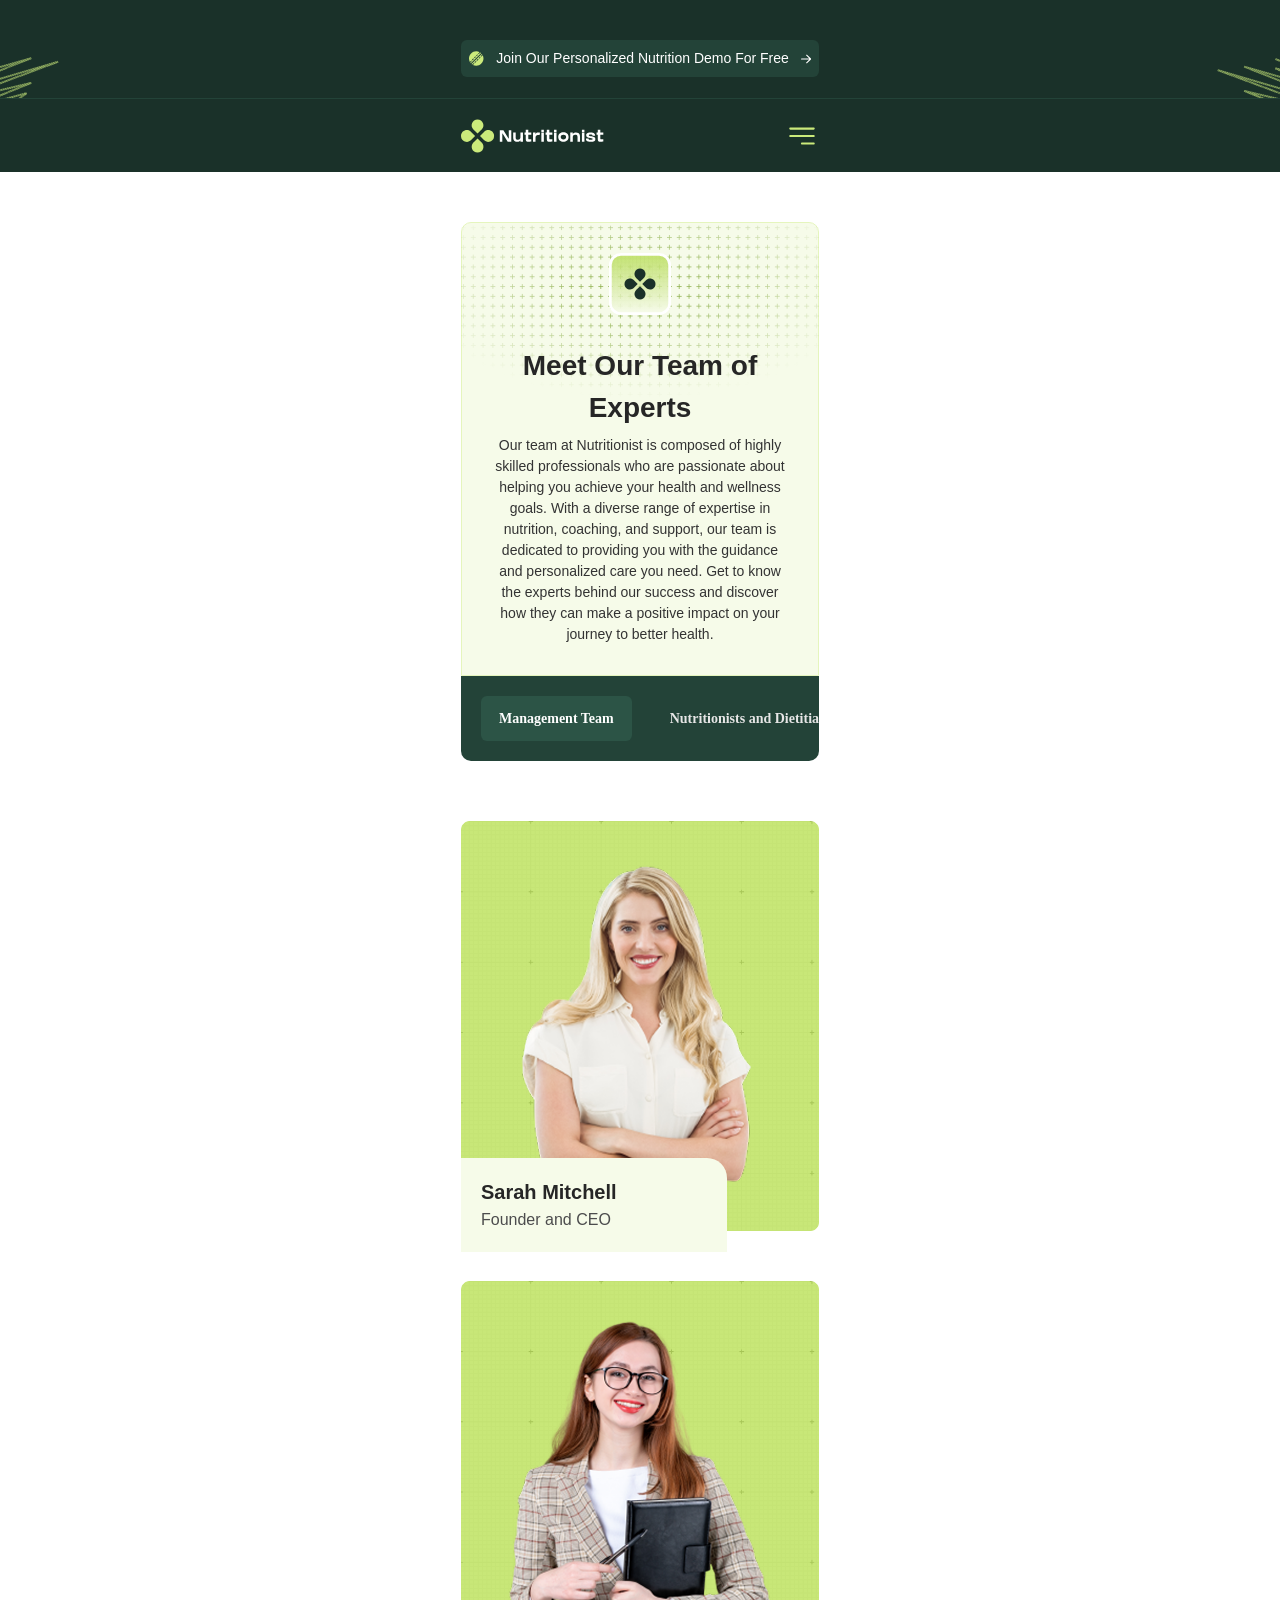
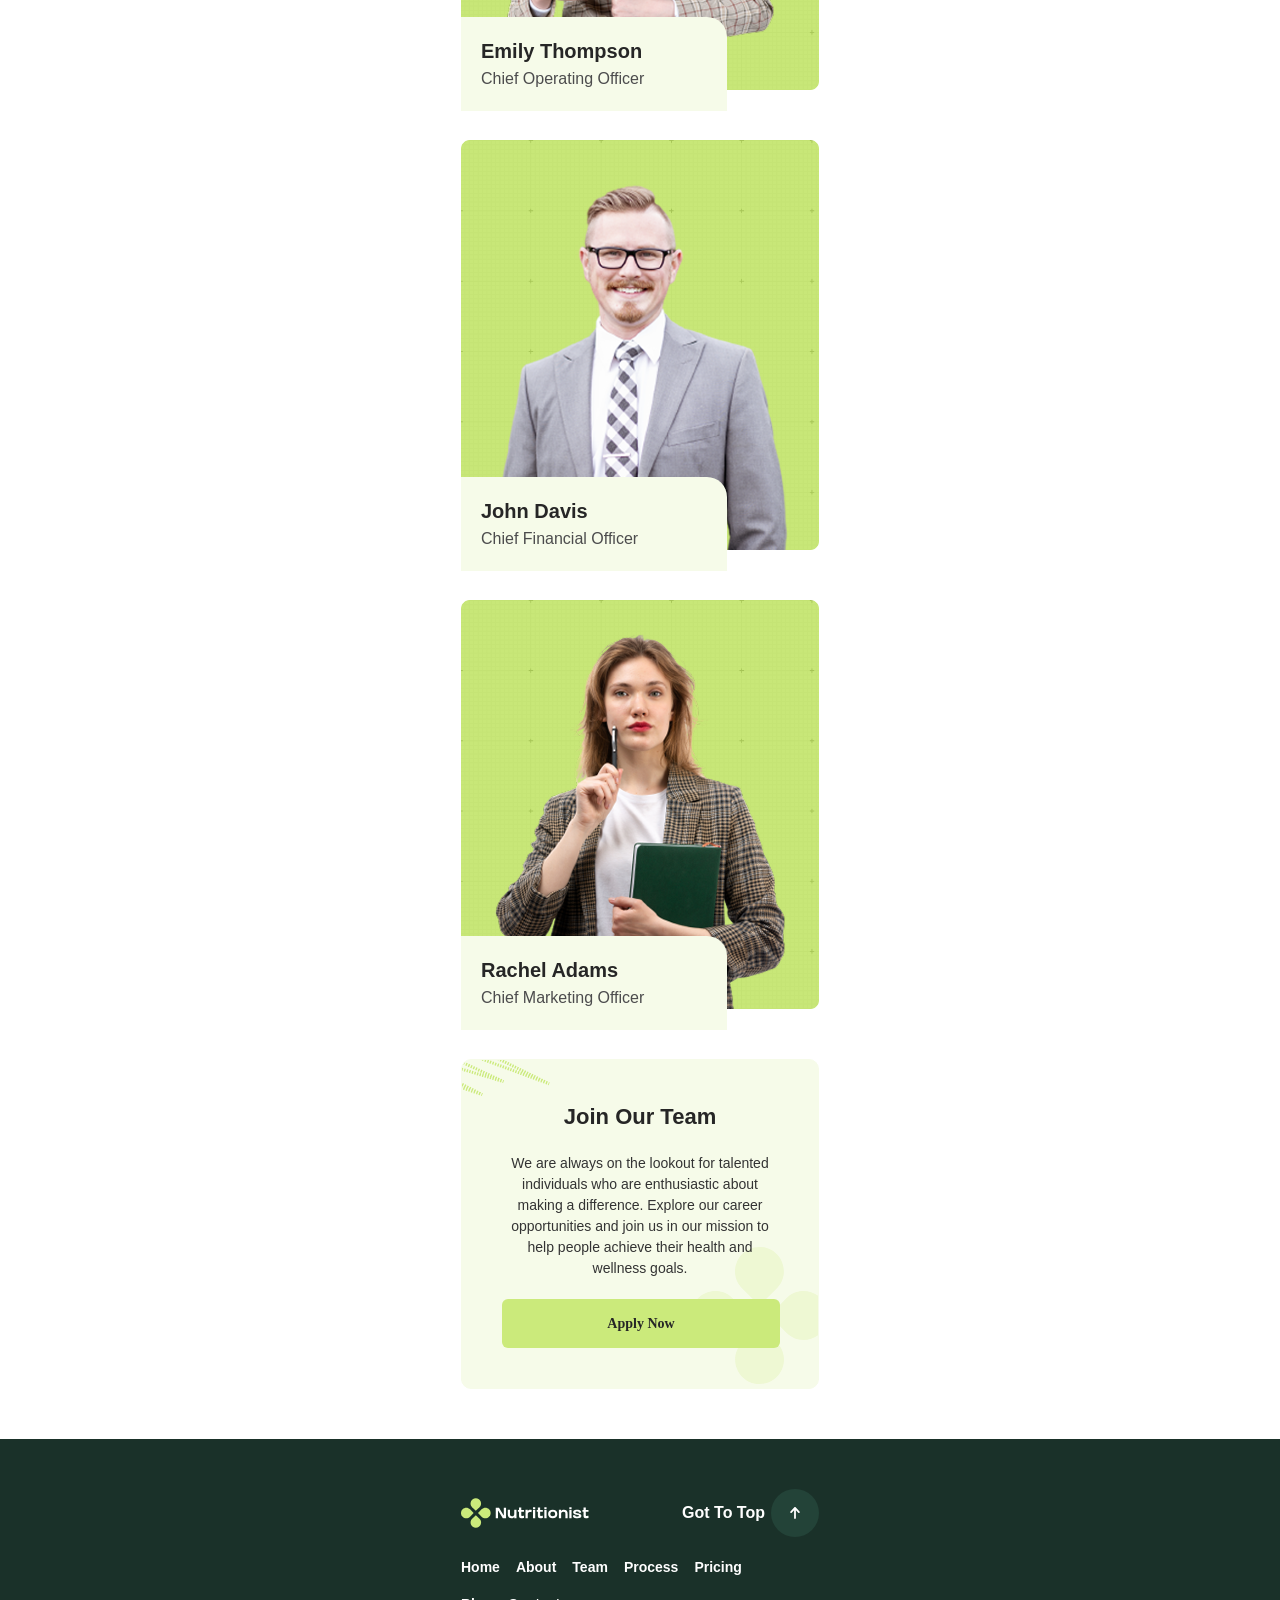
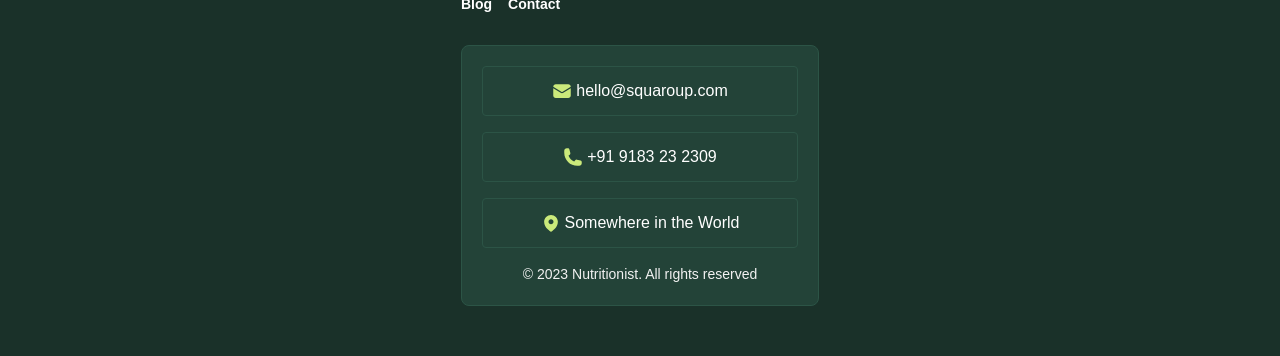
<file: team.html>
<!doctype html>
<html lang="en">
  <head>
    <meta charset="UTF-8" />
    <meta name="viewport" content="width=device-width, initial-scale=1.0" />
    <title>team</title>
    <link rel="stylesheet" href="css/team.css" />
  </head>
  <body>
    <section class="banner">
      <svg class="banner__decor banner__decor--left"><use href="assets/icons.svg#decor-left"></use></svg>
      <svg class="banner__decor banner__decor--right"><use href="assets/icons.svg#decor-right"></use></svg>
      <div class="container">
        <div class="banner__content">
          <svg class="banner__icon"><use href="assets/icons.svg#leaf"></use></svg>
          <p class="banner__text">Join Our Personalized Nutrition Demo For Free</p>
          <svg class="banner__arrow"><use href="assets/icons.svg#arrow"></use></svg>
        </div>
      </div>
      <div class="banner__hr"></div>
    </section>
    <header class="header">
      <div class="container">
        <div class="header__row">
          <a href="index.html" title="logo" class="header__logo">
            <svg class="header__logo-icon">
              <use href="assets/icons.svg#logo"></use>
            </svg>
          </a>
          <div class="header__wrap">
            <nav class="header__main">
              <a href="index.htmls" title="Home" class="header__link">Home</a>
              <a href="about.html" title="About" class="header__link">About</a>
              <a href="team.html" title="Team" class="header__link header__link--active">Team</a>
              <a href="process.html" title="Process" class="header__link">Process</a>
              <a href="#" title="Pricing" class="header__link">Pricing</a>
              <a href="#" title="Blog" class="header__link">Blog</a>
            </nav>
            <button class="header__button button">Contact Us</button>
          </div>
          <button class="header__burger" id="burger">
            <svg class="burger__icon">
              <use href="assets/icons.svg#burger"></use>
            </svg>
          </button>
        </div>
      </div>
    </header>
    <main>
      <section class="members">
        <div class="container">
          <div class="section-intro">
            <svg class="section-intro__icon">
              <use href="assets/icons.svg#icon-members"></use>
            </svg>
            <h2 class="section-intro__title">Meet Our Team of Experts</h2>
            <p class="section-intro__text">
              Our team at Nutritionist is composed of highly skilled professionals who are passionate about helping you
              achieve your health and wellness goals. With a diverse range of expertise in nutrition, coaching, and
              support, our team is dedicated to providing you with the guidance and personalized care you need. Get to
              know the experts behind our success and discover how they can make a positive impact on your journey to
              better health.
            </p>
          </div>
          <div class="members__filters">
            <button class="button members__filter blogs__filter--active">Management Team</button>
            <button class="button members__filter">Nutritionists and Dietitians</button>
            <button class="button members__filter">Customer Support</button>
            <button class="button members__filter">Marketing and Communications</button>
            <button class="button members__filter">Technology and Development</button>
          </div>
          <div class="members__list">
            <div class="members__card">
              <img class="members__img" src="assets/images/members/member_1.png" alt="" />
              <div class="members__info">
                <h2 class="members__info-title">Sarah Mitchell</h2>
                <p class="members__info-text">Founder and CEO</p>
              </div>
            </div>
            <div class="members__card">
              <img class="members__img" src="assets/images/members/member_2.png" alt="" />
              <div class="members__info">
                <h2 class="members__info-title">Emily Thompson</h2>
                <p class="members__info-text">Chief Operating Officer</p>
              </div>
            </div>
            <div class="members__card">
              <img class="members__img" src="assets/images/members/member_3.png" alt="" />
              <div class="members__info">
                <h2 class="members__info-title">John Davis</h2>
                <p class="members__info-text">Chief Financial Officer</p>
              </div>
            </div>
            <div class="members__card">
              <img class="members__img" src="assets/images/members/member_4.png" alt="" />
              <div class="members__info">
                <h2 class="members__info-title">Rachel Adams</h2>
                <p class="members__info-text">Chief Marketing Officer</p>
              </div>
            </div>
          </div>
        </div>
      </section>
      <section class="cta">
        <div class="container">
          <div class="cta__text">
            <svg class="cta__leaf">
              <use href="assets/icons.svg#icon-leaf"></use>
            </svg>
            <svg class="cta__bottom">
              <use href="assets/icons.svg#icon-clover"></use>
            </svg>
            <div class="cta__content">
              <h2 class="cta__title">Join Our Team</h2>
              <p class="cta__description">
                We are always on the lookout for talented individuals who are enthusiastic about making a difference.
                Explore our career opportunities and join us in our mission to help people achieve their health and
                wellness goals.
              </p>
            </div>
            <button class="button cta__btn cta__btn--rotate">Apply Now</button>
          </div>
        </div>
      </section>
    </main>
    <footer class="footer">
      <div class="container">
        <div class="footer__inner">
          <a href="#" title="logo" class="footer__logo">
            <svg class="footer__logo-icon">
              <use href="assets/icons.svg#logo"></use>
            </svg>
          </a>
          <a class="footer__top" href="#" title="Got To Top">
            Got To Top
            <svg class="footer__top-icon">
              <use href="assets/icons.svg#arrow-up"></use>
            </svg>
          </a>
          <nav class="footer__nav">
            <a class="footer__link" href="#" title="Home">Home</a>
            <a class="footer__link" href="#" title="About">About</a>
            <a class="footer__link" href="#" title="Team">Team</a>
            <a class="footer__link" href="#" title="Process">Process</a>
            <a class="footer__link" href="#" title="Pricing">Pricing</a>
            <a class="footer__link" href="#" title="Blog">Blog</a>
            <a class="footer__link" href="#" title="Contact">Contact</a>
          </nav>
        </div>
        <div class="footer__info">
          <a class="footer__contact" href="mailto:hello@squaroup.com" title="Email">
            <svg class="footer__contact-icon">
              <use href="assets/icons.svg#mail"></use>
            </svg>
            hello@squaroup.com
          </a>
          <a class="footer__contact" href="tel:+918183232309" title="Phone">
            <svg class="footer__contact-icon">
              <use href="assets/icons.svg#phone"></use>
            </svg>
            +91 9183 23 2309
          </a>
          <span class="footer__contact" title="Address">
            <svg class="footer__contact-icon">
              <use href="assets/icons.svg#pin"></use>
            </svg>
            Somewhere in the World
          </span>
          <p class="footer__copyright">© 2023 Nutritionist. All rights reserved</p>
        </div>
      </div>
    </footer>
  </body>
</html>
</file>
<file: css/about.css>
*,*::before,*::after{box-sizing:border-box}*{margin:0;padding:0}html{-webkit-text-size-adjust:100%;-moz-text-size-adjust:100%;text-size-adjust:100%}body{min-height:100vh;line-height:1.5}p,h1,h2,h3,h4,h5,h6{overflow-wrap:break-word}h1,h2,h3,h4,h5,h6{font-size:inherit;font-weight:inherit;margin:0}img,picture,video,canvas,svg{display:block;max-width:100%}input,button,textarea,select{font:inherit;color:inherit}button{cursor:pointer;background:none;border:none}a{color:inherit;text-decoration:none}ul,ol{list-style:none;margin:0;padding:0}.container{max-width:358px;margin:0 auto;overflow-x:clip}@media(min-width: 1440px){.container{max-width:1280px}}@media(min-width: 1920px){.container{max-width:1596px}}.header{position:sticky;top:98px;z-index:100;background:#1a3129;width:100%;height:74px;padding-top:20px;padding-bottom:20px;overflow:hidden;border-top:1px solid #234338}@media(min-width: 1440px){.header{top:68px;padding-top:16px;padding-bottom:16px;height:77px}}@media(min-width: 1920px){.header{top:72px;height:95px}}.header__row{display:flex;justify-content:flex-start;align-items:center;gap:12px}.header__logo-icon{width:144px;height:34px}@media(min-width: 1920px){.header__logo-icon{width:195px}}.header__burger{width:34px;height:34px;margin-left:auto}@media(min-width: 1440px){.header__burger{display:none}}.header__wrap{display:none}@media(min-width: 1440px){.header__wrap{display:flex;margin-left:auto}}@media(min-width: 1440px){.header__main{display:flex;justify-content:flex-start;align-items:center;gap:20px}}@media(min-width: 1920px){.header__main{gap:26px}}.header__link{color:#fafdf2;font-family:"Urbanist",sans-serif;font-size:14px;font-weight:600;line-height:150%}.header__link--active{color:#cbea7b}@media(min-width: 1920px){.header__link{font-size:18px}}.header__button{width:101px;height:45px;margin-left:30px}@media(min-width: 1920px){.header__button{width:137px;height:55px}}.footer{background:#1a3129;padding-top:50px;padding-bottom:50px}.footer__inner{display:flex;justify-content:space-between;align-items:center;gap:0;flex-wrap:wrap}.footer__logo-icon{width:129px;height:30px}@media(min-width: 1920px){.footer__logo-icon{width:195px;height:45px}}.footer__nav{width:359px;padding-right:66px;margin-top:20px;flex-wrap:wrap;display:flex;justify-content:flex-start;align-items:center;gap:16px}@media(min-width: 1440px){.footer__nav{margin-top:0;width:auto;padding-right:0;justify-content:center}}@media(min-width: 1920px){.footer__nav{gap:26px}}.footer__link{color:#fff;font-family:"Urbanist",sans-serif;font-size:14px;font-weight:600;line-height:150%}.footer__link:hover{color:#bcdcd1}@media(min-width: 1920px){.footer__link{font-size:18px}}.footer__top{color:#fff;font-family:"Urbanist",sans-serif;font-size:16px;font-weight:600;line-height:150%;display:flex;justify-content:flex-start;align-items:center;gap:6px}@media(min-width: 1440px){.footer__top{order:1}}@media(min-width: 1920px){.footer__top{gap:20px;font-size:18px}}.footer__top-icon{width:48px;height:48px}@media(min-width: 1920px){.footer__top-icon{width:62px;height:62px}}.footer__info{padding:20px;border-radius:8px;border:1px solid #2c5446;background:#234338;margin-top:30px;display:flex;justify-content:flex-start;align-items:stretch;gap:16px;flex-direction:column}@media(min-width: 1440px){.footer__info{flex-direction:row;align-items:center;padding:14px 26px;margin-top:40px}}@media(min-width: 1920px){.footer__info{margin-top:50px;padding:16px 30px}}.footer__contact{padding:12px;border-radius:4px;color:#fff;font-family:"Urbanist",sans-serif;font-size:16px;font-weight:500;line-height:150%;border:1px solid #2c5446;display:flex;justify-content:center;align-items:center;gap:4px}@media(min-width: 1920px){.footer__contact{padding:14px;font-size:18px;border-radius:6px}}.footer__contact-icon{width:20px;height:20px}.footer__copyright{text-align:center;color:#f2f2f2;font-family:"Urbanist",sans-serif;font-size:14px;font-weight:400;line-height:150%}@media(min-width: 1440px){.footer__copyright{margin-left:auto}}@media(min-width: 1920px){.footer__copyright{font-size:18px}}.banner{position:sticky;top:0;z-index:101;overflow:hidden;background:#1a3129;height:98px;padding-top:40px;padding-bottom:14px}@media(min-width: 1440px){.banner{height:68px;padding-top:14px;padding-bottom:14px}}@media(min-width: 1920px){.banner{height:72px}}.banner__icon{width:18px;height:18px}@media(min-width: 1440px){.banner__icon{width:20px;height:20px}}.banner__content{position:relative;background:#234338;padding:8px;border-radius:6px;display:flex;justify-content:flex-start;align-items:center;gap:12px}@media(min-width: 1440px){.banner__content{max-width:1280px;justify-content:center}}@media(min-width: 1920px){.banner__content{max-width:1596px}}.banner__text{color:#fff;font-family:"Urbanist",sans-serif;font-size:14px;font-weight:500;white-space:nowrap}@media(min-width: 1440px){.banner__text{font-size:16px}}@media(min-width: 1920px){.banner__text{font-size:18px}}.banner__arrow{width:12px;height:12px}.banner__decor{position:absolute;bottom:-26px;width:144px;height:74px;color:#cbea7b}.banner__decor--left{left:-85px}.banner__decor--right{right:-45px;bottom:-34px}@media(min-width: 1440px){.banner__decor{z-index:1;height:40px}.banner__decor--left{left:calc(40% - 443px);bottom:14px}.banner__decor--right{right:calc(40% - 443px);bottom:14px}}.button{border-radius:6px;background:#cbea7b;font-size:14px;color:#262626;font-weight:600;cursor:pointer;transition:all .3s;display:flex;justify-content:center;align-items:center;gap:0}.button:hover{background:#dcf1a7}@media(min-width: 1920px){.button{font-size:18px}}.nutritionist{padding-top:30px;padding-bottom:50px}@media(min-width: 1440px){.nutritionist{padding-top:80px;padding-bottom:100px}}@media(min-width: 1920px){.nutritionist{padding-top:100px;padding-bottom:150px}}.nutritionist__img{width:356px;height:138px}@media(min-width: 1440px){.nutritionist__img{width:1279px;height:404px}}@media(min-width: 1920px){.nutritionist__img{width:1597px;height:520px}}.nutritionist__bottom{padding:30px;border-radius:10px;border:1px solid #e5f5bd;background:#f6fbe9;margin-top:50px;flex-direction:column;display:flex;justify-content:flex-start;align-items:center;gap:0}@media(min-width: 1440px){.nutritionist__bottom{padding:80px;margin-top:80px}}@media(min-width: 1920px){.nutritionist__bottom{margin-top:100px;padding:100px}}.nutritionist__title{color:#262626;font-family:"Urbanist",sans-serif;font-size:28px;font-weight:600;line-height:150%;white-space:nowrap}@media(min-width: 1440px){.nutritionist__title{font-size:38px}}@media(min-width: 1920px){.nutritionist__title{font-size:48px}}.nutritionist__text{margin-top:20px;color:#333;font-family:"Urbanist",sans-serif;font-size:14px;font-weight:500;line-height:150%;text-align:center;max-width:298px}@media(min-width: 1440px){.nutritionist__text{margin-top:40px;font-size:16px;max-width:1043px}}@media(min-width: 1920px){.nutritionist__text{font-size:18px;margin-top:50px;max-width:1346px}}.story{padding-bottom:50px}.story__top{flex-direction:column;display:flex;justify-content:flex-start;align-items:center;gap:0}.story__title{color:#262626;text-align:center;font-family:"Urbanist",sans-serif;font-size:28px;font-weight:700;line-height:150%}@media(min-width: 1440px){.story__title{font-size:38px}}@media(min-width: 1920px){.story__title{font-size:48px}}.story__text{color:#333;text-align:center;font-family:"Urbanist",sans-serif;font-size:14px;font-weight:500;line-height:150%;margin-top:6px}@media(min-width: 1440px){.story__text{font-size:16px;margin-top:8px;max-width:806px}}@media(min-width: 1920px){.story__text{font-size:18px;margin-top:10px;max-width:964px}}.story__list{margin-top:50px;border-radius:12px;border:1px solid #eef8d3;overflow:hidden;flex-direction:column;display:flex;justify-content:flex-start;align-items:center;gap:0}@media(min-width: 1440px){.story__list{margin-top:60px}}@media(min-width: 1920px){.story__list{margin-top:80px}}.story__item{width:100%;flex-direction:column;display:flex;justify-content:flex-start;align-items:stretch;gap:0}.story__item:nth-child(n+5){display:none}@media(min-width: 1440px){.story__item{flex-direction:row}.story__item:nth-child(n+5){display:flex}.story__item:nth-child(even){flex-direction:row-reverse}.story__item:nth-child(even) .story__content{border-left:none;border-right:3px solid #cbea7b;text-align:right;flex-direction:column;display:flex;justify-content:flex-start;align-items:flex-end;gap:0}}.story__img{width:100%;-o-object-fit:cover;object-fit:cover}@media(min-width: 1440px){.story__img{width:50%}}.story__content{border-top:3px solid #cbea7b;padding:30px;background:#f6fbe9}@media(min-width: 1440px){.story__content{padding:60px;flex:1;border-top:none;border-left:3px solid #cbea7b}}@media(min-width: 1920px){.story__content{padding:80px}}.story__item-title{color:#1a3129;font-family:"Urbanist",sans-serif;font-size:20px;font-weight:600;white-space:nowrap;border-bottom:3px solid #cbea7b}@media(min-width: 1440px){.story__item-title{font-size:24px}}@media(min-width: 1920px){.story__item-title{font-size:28px}}.story__item-text{margin-top:20px;color:#333;font-family:"Urbanist",sans-serif;font-size:14px;font-weight:500;line-height:150%}@media(min-width: 1440px){.story__item-text{font-size:16px;margin-top:30px;max-width:540px}}@media(min-width: 1920px){.story__item-text{font-size:18px;margin-top:40px;max-width:626px}}.story__data{margin-top:20px;color:#333;font-family:"Urbanist",sans-serif;font-size:14px;font-weight:600;line-height:150%}@media(min-width: 1440px){.story__data{font-size:16px;margin-top:30px}}@media(min-width: 1920px){.story__data{font-size:18px;margin-top:40px}}.achievements{padding-bottom:50px}@media(min-width: 1440px){.achievements{padding-bottom:100px}}@media(min-width: 1920px){.achievements{padding-bottom:150px}}.achievements__top{flex-direction:column;display:flex;justify-content:flex-start;align-items:center;gap:0}.achievements__title{color:#262626;text-align:center;font-family:"Urbanist",sans-serif;font-size:28px;font-weight:700;line-height:150%}@media(min-width: 1440px){.achievements__title{font-size:38px}}@media(min-width: 1920px){.achievements__title{font-size:48px}}.achievements__text{color:#333;font-family:"Urbanist",sans-serif;font-size:14px;font-weight:500;line-height:150%;text-align:center;margin-top:4px}@media(min-width: 1440px){.achievements__text{font-size:16px;margin-top:8px;max-width:780px}}@media(min-width: 1920px){.achievements__text{font-size:18px;margin-top:10px;max-width:985px}}.achievements__list{margin-top:50px;flex-direction:column;display:flex;justify-content:flex-start;align-items:stretch;gap:20px}@media(min-width: 1440px){.achievements__list{flex-direction:row;flex-wrap:wrap;margin-top:60px}}@media(min-width: 1920px){.achievements__list{margin-top:80px;gap:30px}}.achievements__item{padding:30px;border-radius:10px;border:1px solid #e5f5bd;background:#f6fbe9}@media(min-width: 1440px){.achievements__item{width:calc(50% - 10px);padding:40px}}@media(min-width: 1920px){.achievements__item{padding:40px 50px;border-radius:12px;width:calc(50% - 22px)}}.achievements__item-title{color:#262626;font-family:"Urbanist",sans-serif;font-size:18px;font-weight:600;line-height:150%;white-space:nowrap;display:flex;justify-content:flex-start;align-items:center;gap:10px}@media(min-width: 1440px){.achievements__item-title{font-size:20px}}@media(min-width: 1920px){.achievements__item-title{font-size:24px}}.achievements__item-text{color:#333;font-family:"Urbanist",sans-serif;font-size:14px;font-weight:500;line-height:150%;margin-top:16px}@media(min-width: 1440px){.achievements__item-text{font-size:16px;min-width:572px;margin-top:20px}}@media(min-width: 1920px){.achievements__item-text{font-size:18px;margin-top:24px}}.cta{padding-top:50px;padding-bottom:50px}@media(min-width: 1440px){.cta{padding-top:100px;padding-bottom:100px}}@media(min-width: 1920px){.cta{padding-top:150px;padding-bottom:150px}}.cta__text{position:relative;overflow:hidden;padding:40px;border-radius:10px;border:1px solid #f6fbe9;background:#f6fbe9;flex-direction:column;display:flex;justify-content:flex-start;align-items:flex-start;gap:0}@media(min-width: 1440px){.cta__text{padding:60px;flex-direction:row;display:flex;justify-content:space-between;align-items:center;gap:0}}@media(min-width: 1920px){.cta__text{padding-bottom:80px;border-radius:12px}}.cta__content,.cta__btn{position:relative;z-index:1}.cta__content{display:flex;flex-direction:column;gap:10px}.cta__title{color:#262626;text-align:center;font-family:"Urbanist",sans-serif;font-size:22px;font-weight:600;line-height:150%}@media(min-width: 1440px){.cta__title{text-align:left;font-size:26px}}@media(min-width: 1920px){.cta__title{font-size:34px}}.cta__description{color:#333;margin-top:10px;text-align:center;font-family:"Urbanist",sans-serif;font-size:14px;font-weight:500;line-height:150%}@media(min-width: 1440px){.cta__description{text-align:left;font-size:16px;max-width:905px}}@media(min-width: 1920px){.cta__description{font-size:14px;margin-top:14px}}.cta__btn{width:278px;height:49px;margin-top:20px}@media(min-width: 1440px){.cta__btn{width:123px;margin-top:0}}@media(min-width: 1920px){.cta__btn{width:154px;height:63px}.cta__btn--rotate{width:117px;height:127px;transform:rotate(59.63deg)}}.cta__leaf{position:absolute;top:0;left:0;width:88px;height:59px}@media(min-width: 1440px){.cta__leaf{width:196px;height:126px}}.cta__bottom{position:absolute;right:-10px;bottom:4px;width:137px;height:137px;z-index:0}@media(min-width: 1440px){.cta__bottom{bottom:-45px}}.section-lead{flex-direction:column;display:flex;justify-content:flex-start;align-items:center;gap:0}.section-lead__title{color:#262626;text-align:center;font-family:"Urbanist",sans-serif;font-size:28px;font-weight:700;line-height:150%}@media(min-width: 1440px){.section-lead__title{font-size:38px}}@media(min-width: 1920px){.section-lead__title{font-size:48px}}.section-lead__text{color:#333;text-align:center;font-family:"Urbanist",sans-serif;font-size:14px;font-weight:500;line-height:150%;margin-top:6px;width:352px}@media(min-width: 1440px){.section-lead__text{font-size:16px;width:780px}}@media(min-width: 1920px){.section-lead__text{font-size:18px;margin-top:10px;width:996px}}
</file>
<file: css/pricing.css>
*,*::before,*::after{box-sizing:border-box}*{margin:0;padding:0}html{-webkit-text-size-adjust:100%;-moz-text-size-adjust:100%;text-size-adjust:100%}body{min-height:100vh;line-height:1.5}p,h1,h2,h3,h4,h5,h6{overflow-wrap:break-word}h1,h2,h3,h4,h5,h6{font-size:inherit;font-weight:inherit;margin:0}img,picture,video,canvas,svg{display:block;max-width:100%}input,button,textarea,select{font:inherit;color:inherit}button{cursor:pointer;background:none;border:none}a{color:inherit;text-decoration:none}ul,ol{list-style:none;margin:0;padding:0}.container{max-width:358px;margin:0 auto;overflow-x:clip}@media(min-width: 1440px){.container{max-width:1280px}}@media(min-width: 1920px){.container{max-width:1596px}}.header{position:sticky;top:98px;z-index:100;background:#1a3129;width:100%;height:74px;padding-top:20px;padding-bottom:20px;overflow:hidden;border-top:1px solid #234338}@media(min-width: 1440px){.header{top:68px;padding-top:16px;padding-bottom:16px;height:77px}}@media(min-width: 1920px){.header{top:72px;height:95px}}.header__row{display:flex;justify-content:flex-start;align-items:center;gap:12px}.header__logo-icon{width:144px;height:34px}@media(min-width: 1920px){.header__logo-icon{width:195px}}.header__burger{width:34px;height:34px;margin-left:auto}@media(min-width: 1440px){.header__burger{display:none}}.header__wrap{display:none}@media(min-width: 1440px){.header__wrap{display:flex;margin-left:auto}}@media(min-width: 1440px){.header__main{display:flex;justify-content:flex-start;align-items:center;gap:20px}}@media(min-width: 1920px){.header__main{gap:26px}}.header__link{color:#fafdf2;font-family:"Urbanist",sans-serif;font-size:14px;font-weight:600;line-height:150%}.header__link--active{color:#cbea7b}@media(min-width: 1920px){.header__link{font-size:18px}}.header__button{width:101px;height:45px;margin-left:30px}@media(min-width: 1920px){.header__button{width:137px;height:55px}}.footer{background:#1a3129;padding-top:50px;padding-bottom:50px}.footer__inner{display:flex;justify-content:space-between;align-items:center;gap:0;flex-wrap:wrap}.footer__logo-icon{width:129px;height:30px}@media(min-width: 1920px){.footer__logo-icon{width:195px;height:45px}}.footer__nav{width:359px;padding-right:66px;margin-top:20px;flex-wrap:wrap;display:flex;justify-content:flex-start;align-items:center;gap:16px}@media(min-width: 1440px){.footer__nav{margin-top:0;width:auto;padding-right:0;justify-content:center}}@media(min-width: 1920px){.footer__nav{gap:26px}}.footer__link{color:#fff;font-family:"Urbanist",sans-serif;font-size:14px;font-weight:600;line-height:150%}.footer__link:hover{color:#bcdcd1}@media(min-width: 1920px){.footer__link{font-size:18px}}.footer__top{color:#fff;font-family:"Urbanist",sans-serif;font-size:16px;font-weight:600;line-height:150%;display:flex;justify-content:flex-start;align-items:center;gap:6px}@media(min-width: 1440px){.footer__top{order:1}}@media(min-width: 1920px){.footer__top{gap:20px;font-size:18px}}.footer__top-icon{width:48px;height:48px}@media(min-width: 1920px){.footer__top-icon{width:62px;height:62px}}.footer__info{padding:20px;border-radius:8px;border:1px solid #2c5446;background:#234338;margin-top:30px;display:flex;justify-content:flex-start;align-items:stretch;gap:16px;flex-direction:column}@media(min-width: 1440px){.footer__info{flex-direction:row;align-items:center;padding:14px 26px;margin-top:40px}}@media(min-width: 1920px){.footer__info{margin-top:50px;padding:16px 30px}}.footer__contact{padding:12px;border-radius:4px;color:#fff;font-family:"Urbanist",sans-serif;font-size:16px;font-weight:500;line-height:150%;border:1px solid #2c5446;display:flex;justify-content:center;align-items:center;gap:4px}@media(min-width: 1920px){.footer__contact{padding:14px;font-size:18px;border-radius:6px}}.footer__contact-icon{width:20px;height:20px}.footer__copyright{text-align:center;color:#f2f2f2;font-family:"Urbanist",sans-serif;font-size:14px;font-weight:400;line-height:150%}@media(min-width: 1440px){.footer__copyright{margin-left:auto}}@media(min-width: 1920px){.footer__copyright{font-size:18px}}.banner{position:sticky;top:0;z-index:101;overflow:hidden;background:#1a3129;height:98px;padding-top:40px;padding-bottom:14px}@media(min-width: 1440px){.banner{height:68px;padding-top:14px;padding-bottom:14px}}@media(min-width: 1920px){.banner{height:72px}}.banner__icon{width:18px;height:18px}@media(min-width: 1440px){.banner__icon{width:20px;height:20px}}.banner__content{position:relative;background:#234338;padding:8px;border-radius:6px;display:flex;justify-content:flex-start;align-items:center;gap:12px}@media(min-width: 1440px){.banner__content{max-width:1280px;justify-content:center}}@media(min-width: 1920px){.banner__content{max-width:1596px}}.banner__text{color:#fff;font-family:"Urbanist",sans-serif;font-size:14px;font-weight:500;white-space:nowrap}@media(min-width: 1440px){.banner__text{font-size:16px}}@media(min-width: 1920px){.banner__text{font-size:18px}}.banner__arrow{width:12px;height:12px}.banner__decor{position:absolute;bottom:-26px;width:144px;height:74px;color:#cbea7b}.banner__decor--left{left:-85px}.banner__decor--right{right:-45px;bottom:-34px}@media(min-width: 1440px){.banner__decor{z-index:1;height:40px}.banner__decor--left{left:calc(40% - 443px);bottom:14px}.banner__decor--right{right:calc(40% - 443px);bottom:14px}}.button{border-radius:6px;background:#cbea7b;font-size:14px;color:#262626;font-weight:600;cursor:pointer;transition:all .3s;display:flex;justify-content:center;align-items:center;gap:0}.button:hover{background:#dcf1a7}@media(min-width: 1920px){.button{font-size:18px}}.cta{padding-top:50px;padding-bottom:50px}@media(min-width: 1440px){.cta{padding-top:100px;padding-bottom:100px}}@media(min-width: 1920px){.cta{padding-top:150px;padding-bottom:150px}}.cta__text{position:relative;overflow:hidden;padding:40px;border-radius:10px;border:1px solid #f6fbe9;background:#f6fbe9;flex-direction:column;display:flex;justify-content:flex-start;align-items:flex-start;gap:0}@media(min-width: 1440px){.cta__text{padding:60px;flex-direction:row;display:flex;justify-content:space-between;align-items:center;gap:0}}@media(min-width: 1920px){.cta__text{padding-bottom:80px;border-radius:12px}}.cta__content,.cta__btn{position:relative;z-index:1}.cta__content{display:flex;flex-direction:column;gap:10px}.cta__title{color:#262626;text-align:center;font-family:"Urbanist",sans-serif;font-size:22px;font-weight:600;line-height:150%}@media(min-width: 1440px){.cta__title{text-align:left;font-size:26px}}@media(min-width: 1920px){.cta__title{font-size:34px}}.cta__description{color:#333;margin-top:10px;text-align:center;font-family:"Urbanist",sans-serif;font-size:14px;font-weight:500;line-height:150%}@media(min-width: 1440px){.cta__description{text-align:left;font-size:16px;max-width:905px}}@media(min-width: 1920px){.cta__description{font-size:14px;margin-top:14px}}.cta__btn{width:278px;height:49px;margin-top:20px}@media(min-width: 1440px){.cta__btn{width:123px;margin-top:0}}@media(min-width: 1920px){.cta__btn{width:154px;height:63px}.cta__btn--rotate{width:117px;height:127px;transform:rotate(59.63deg)}}.cta__leaf{position:absolute;top:0;left:0;width:88px;height:59px}@media(min-width: 1440px){.cta__leaf{width:196px;height:126px}}.cta__bottom{position:absolute;right:-10px;bottom:4px;width:137px;height:137px;z-index:0}@media(min-width: 1440px){.cta__bottom{bottom:-45px}}.section{padding-top:50px}@media(min-width: 1440px){.section{padding-top:100px}}@media(min-width: 1920px){.section{padding-top:150px}}.section-intro{padding:30px;border-radius:10px 10px 0 0;border:1px solid #e5f5bd;background:#f6fbe9;flex-direction:column}.section-intro::before{content:"";position:absolute;top:210px;left:50%;transform:translateX(-50%);width:358px;height:211px;background:url("../../assets/images/members/Abstract_Design.svg") no-repeat center/contain}@media(min-width: 1440px){.section-intro::before{width:643px;height:326px;top:225px}}@media(min-width: 1920px){.section-intro::before{width:749px;height:380px;top:264px}}.section-intro--shifted::before{top:245px}@media(min-width: 1440px){.section-intro--shifted::before{top:245px}}@media(min-width: 1920px){.section-intro--shifted::before{top:314px}}.section-intro>*{position:relative}.section-intro{display:flex;justify-content:flex-start;align-items:center;gap:0}@media(min-width: 1440px){.section-intro{padding:80px}}@media(min-width: 1920px){.section-intro{padding:100px}}.section-intro__icon{width:62px;height:62px}@media(min-width: 1920px){.section-intro__icon{width:90px;height:90px}}.section-intro__title{color:#262626;margin-top:30px;text-align:center;font-family:"Urbanist",sans-serif;font-size:28px;font-weight:600;line-height:150%}@media(min-width: 1440px){.section-intro__title{font-size:38px;margin-top:60px}}@media(min-width: 1920px){.section-intro__title{font-size:48px;margin-top:80px}}.section-intro__text{color:#333;text-align:center;margin-top:6px;font-family:"Urbanist",sans-serif;font-size:14px;font-weight:500;line-height:150%}@media(min-width: 1440px){.section-intro__text{font-size:16px;margin-top:10px;max-width:1120px}}@media(min-width: 1920px){.section-intro__text{font-size:18px;margin-top:20px;max-width:1390px}}.plans{padding-top:50px;padding-bottom:50px}@media(min-width: 1440px){.plans{padding-top:80px;padding-bottom:100px}}@media(min-width: 1920px){.plans{padding-top:100px;padding-bottom:150px}}.plans__wrapper{flex-direction:column;display:flex;justify-content:flex-start;align-items:center;gap:0}.plans__toggle{padding:10px;border-radius:8px;width:207px;border:1px solid #dcf1a7;display:flex;justify-content:flex-start;align-items:flex-start;gap:10px}@media(min-width: 1920px){.plans__toggle{font-size:18px;margin-top:10px;width:233px}}.plans__button{width:99px;height:41px;color:#fff;font-weight:600;line-height:150%;background:#234338}.plans__button--btn{background:rgba(0,0,0,0);border-radius:100px;color:#4c4c4d}@media(min-width: 1920px){.plans__button{width:114px;height:47px}}.plans__list{margin-top:40px;flex-direction:column;display:flex;justify-content:flex-start;align-items:stretch;gap:20px}@media(min-width: 1440px){.plans__list{margin-top:50px;flex-direction:row;align-items:flex-start}}@media(min-width: 1920px){.plans__list{gap:30px}}.plans__item{padding:30px;border-radius:10px;border:1px solid #eef8d3;background:#f6fbe9}@media(min-width: 1440px){.plans__item{padding:40px}}@media(min-width: 1920px){.plans__item{padding:50px}}.plans__item-title{color:#262626;font-family:"Urbanist",sans-serif;font-size:22px;font-weight:600;line-height:150%}@media(min-width: 1440px){.plans__item-title{font-size:24px}}@media(min-width: 1440px){.plans__item-title{font-size:30px}}.plans__item-text{color:#4c4c4d;font-family:"Urbanist",sans-serif;font-size:14px;font-weight:500;line-height:150%}@media(min-width: 1440px){.plans__item-text{font-size:16px}}@media(min-width: 1920px){.plans__item-text{font-size:18px}}.plans__money{color:#2c5446;font-family:"Urbanist",sans-serif;font-size:44px;font-weight:700;line-height:87.523%;margin-top:24px}@media(min-width: 1440px){.plans__money{margin-top:30px}}@media(min-width: 1920px){.plans__money{font-size:50px;margin-top:40px}}.plans__btn{width:298px;margin-top:24px;height:45px}@media(min-width: 1440px){.plans__btn{width:333px}}@media(min-width: 1920px){.plans__btn{width:412px;height:58px;margin-top:34px}}.plans__contant{width:100%;margin-top:24px;background:#e5f5bd;border-radius:6px;border:1px solid #e5f5bd;flex-direction:column;display:flex;justify-content:flex-start;align-items:stretch;gap:14px}@media(min-width: 1440px){.plans__contant{border-radius:8px;margin-top:30px}}@media(min-width: 1440px){.plans__contant{border-radius:10px;margin-top:40px}}.plans__sab-text{color:#333;font-family:"Urbanist",sans-serif;font-size:14px;font-weight:500;line-height:150%;padding:14px 18px;border-bottom:1px solid #dcf1a7}.plans__sab-text:last-child{border-bottom:none}@media(min-width: 1440px){.plans__sab-text{font-size:16px;padding:16px 20px}}@media(min-width: 1920px){.plans__sab-text{font-size:18px;padding:20px 24px;max-width:412px}}.plans__row{margin-top:16px;padding:14px 18px;border-radius:8px;background:#234338}@media(min-width: 1440px){.plans__row{padding:16px 20px}}@media(min-width: 1440px){.plans__row{margin-top:20px;padding:20px 24px}}.plans__box{color:#fff;font-family:"Urbanist",sans-serif;font-size:14px;font-weight:500;line-height:150%;max-width:350px}@media(min-width: 1440px){.plans__box{font-size:16px}}@media(min-width: 1440px){.plans__box{font-size:18px;max-width:364px}}
</file>
<file: css/process.css>
*,*::before,*::after{box-sizing:border-box}*{margin:0;padding:0}html{-webkit-text-size-adjust:100%;-moz-text-size-adjust:100%;text-size-adjust:100%}body{min-height:100vh;line-height:1.5}p,h1,h2,h3,h4,h5,h6{overflow-wrap:break-word}h1,h2,h3,h4,h5,h6{font-size:inherit;font-weight:inherit;margin:0}img,picture,video,canvas,svg{display:block;max-width:100%}input,button,textarea,select{font:inherit;color:inherit}button{cursor:pointer;background:none;border:none}a{color:inherit;text-decoration:none}ul,ol{list-style:none;margin:0;padding:0}.container{max-width:358px;margin:0 auto;overflow-x:clip}@media(min-width: 1440px){.container{max-width:1280px}}@media(min-width: 1920px){.container{max-width:1596px}}.header{position:sticky;top:98px;z-index:100;background:#1a3129;width:100%;height:74px;padding-top:20px;padding-bottom:20px;overflow:hidden;border-top:1px solid #234338}@media(min-width: 1440px){.header{top:68px;padding-top:16px;padding-bottom:16px;height:77px}}@media(min-width: 1920px){.header{top:72px;height:95px}}.header__row{display:flex;justify-content:flex-start;align-items:center;gap:12px}.header__logo-icon{width:144px;height:34px}@media(min-width: 1920px){.header__logo-icon{width:195px}}.header__burger{width:34px;height:34px;margin-left:auto}@media(min-width: 1440px){.header__burger{display:none}}.header__wrap{display:none}@media(min-width: 1440px){.header__wrap{display:flex;margin-left:auto}}@media(min-width: 1440px){.header__main{display:flex;justify-content:flex-start;align-items:center;gap:20px}}@media(min-width: 1920px){.header__main{gap:26px}}.header__link{color:#fafdf2;font-family:"Urbanist",sans-serif;font-size:14px;font-weight:600;line-height:150%}.header__link--active{color:#cbea7b}@media(min-width: 1920px){.header__link{font-size:18px}}.header__button{width:101px;height:45px;margin-left:30px}@media(min-width: 1920px){.header__button{width:137px;height:55px}}.footer{background:#1a3129;padding-top:50px;padding-bottom:50px}.footer__inner{display:flex;justify-content:space-between;align-items:center;gap:0;flex-wrap:wrap}.footer__logo-icon{width:129px;height:30px}@media(min-width: 1920px){.footer__logo-icon{width:195px;height:45px}}.footer__nav{width:359px;padding-right:66px;margin-top:20px;flex-wrap:wrap;display:flex;justify-content:flex-start;align-items:center;gap:16px}@media(min-width: 1440px){.footer__nav{margin-top:0;width:auto;padding-right:0;justify-content:center}}@media(min-width: 1920px){.footer__nav{gap:26px}}.footer__link{color:#fff;font-family:"Urbanist",sans-serif;font-size:14px;font-weight:600;line-height:150%}.footer__link:hover{color:#bcdcd1}@media(min-width: 1920px){.footer__link{font-size:18px}}.footer__top{color:#fff;font-family:"Urbanist",sans-serif;font-size:16px;font-weight:600;line-height:150%;display:flex;justify-content:flex-start;align-items:center;gap:6px}@media(min-width: 1440px){.footer__top{order:1}}@media(min-width: 1920px){.footer__top{gap:20px;font-size:18px}}.footer__top-icon{width:48px;height:48px}@media(min-width: 1920px){.footer__top-icon{width:62px;height:62px}}.footer__info{padding:20px;border-radius:8px;border:1px solid #2c5446;background:#234338;margin-top:30px;display:flex;justify-content:flex-start;align-items:stretch;gap:16px;flex-direction:column}@media(min-width: 1440px){.footer__info{flex-direction:row;align-items:center;padding:14px 26px;margin-top:40px}}@media(min-width: 1920px){.footer__info{margin-top:50px;padding:16px 30px}}.footer__contact{padding:12px;border-radius:4px;color:#fff;font-family:"Urbanist",sans-serif;font-size:16px;font-weight:500;line-height:150%;border:1px solid #2c5446;display:flex;justify-content:center;align-items:center;gap:4px}@media(min-width: 1920px){.footer__contact{padding:14px;font-size:18px;border-radius:6px}}.footer__contact-icon{width:20px;height:20px}.footer__copyright{text-align:center;color:#f2f2f2;font-family:"Urbanist",sans-serif;font-size:14px;font-weight:400;line-height:150%}@media(min-width: 1440px){.footer__copyright{margin-left:auto}}@media(min-width: 1920px){.footer__copyright{font-size:18px}}.banner{position:sticky;top:0;z-index:101;overflow:hidden;background:#1a3129;height:98px;padding-top:40px;padding-bottom:14px}@media(min-width: 1440px){.banner{height:68px;padding-top:14px;padding-bottom:14px}}@media(min-width: 1920px){.banner{height:72px}}.banner__icon{width:18px;height:18px}@media(min-width: 1440px){.banner__icon{width:20px;height:20px}}.banner__content{position:relative;background:#234338;padding:8px;border-radius:6px;display:flex;justify-content:flex-start;align-items:center;gap:12px}@media(min-width: 1440px){.banner__content{max-width:1280px;justify-content:center}}@media(min-width: 1920px){.banner__content{max-width:1596px}}.banner__text{color:#fff;font-family:"Urbanist",sans-serif;font-size:14px;font-weight:500;white-space:nowrap}@media(min-width: 1440px){.banner__text{font-size:16px}}@media(min-width: 1920px){.banner__text{font-size:18px}}.banner__arrow{width:12px;height:12px}.banner__decor{position:absolute;bottom:-26px;width:144px;height:74px;color:#cbea7b}.banner__decor--left{left:-85px}.banner__decor--right{right:-45px;bottom:-34px}@media(min-width: 1440px){.banner__decor{z-index:1;height:40px}.banner__decor--left{left:calc(40% - 443px);bottom:14px}.banner__decor--right{right:calc(40% - 443px);bottom:14px}}.button{border-radius:6px;background:#cbea7b;font-size:14px;color:#262626;font-weight:600;cursor:pointer;transition:all .3s;display:flex;justify-content:center;align-items:center;gap:0}.button:hover{background:#dcf1a7}@media(min-width: 1920px){.button{font-size:18px}}.cta{padding-top:50px;padding-bottom:50px}@media(min-width: 1440px){.cta{padding-top:100px;padding-bottom:100px}}@media(min-width: 1920px){.cta{padding-top:150px;padding-bottom:150px}}.cta__text{position:relative;overflow:hidden;padding:40px;border-radius:10px;border:1px solid #f6fbe9;background:#f6fbe9;flex-direction:column;display:flex;justify-content:flex-start;align-items:flex-start;gap:0}@media(min-width: 1440px){.cta__text{padding:60px;flex-direction:row;display:flex;justify-content:space-between;align-items:center;gap:0}}@media(min-width: 1920px){.cta__text{padding-bottom:80px;border-radius:12px}}.cta__content,.cta__btn{position:relative;z-index:1}.cta__content{display:flex;flex-direction:column;gap:10px}.cta__title{color:#262626;text-align:center;font-family:"Urbanist",sans-serif;font-size:22px;font-weight:600;line-height:150%}@media(min-width: 1440px){.cta__title{text-align:left;font-size:26px}}@media(min-width: 1920px){.cta__title{font-size:34px}}.cta__description{color:#333;margin-top:10px;text-align:center;font-family:"Urbanist",sans-serif;font-size:14px;font-weight:500;line-height:150%}@media(min-width: 1440px){.cta__description{text-align:left;font-size:16px;max-width:905px}}@media(min-width: 1920px){.cta__description{font-size:14px;margin-top:14px}}.cta__btn{width:278px;height:49px;margin-top:20px}@media(min-width: 1440px){.cta__btn{width:123px;margin-top:0}}@media(min-width: 1920px){.cta__btn{width:154px;height:63px}.cta__btn--rotate{width:117px;height:127px;transform:rotate(59.63deg)}}.cta__leaf{position:absolute;top:0;left:0;width:88px;height:59px}@media(min-width: 1440px){.cta__leaf{width:196px;height:126px}}.cta__bottom{position:absolute;right:-10px;bottom:4px;width:137px;height:137px;z-index:0}@media(min-width: 1440px){.cta__bottom{bottom:-45px}}.section{padding-top:50px}@media(min-width: 1440px){.section{padding-top:100px}}@media(min-width: 1920px){.section{padding-top:150px}}.section-intro{padding:30px;border-radius:10px 10px 0 0;border:1px solid #e5f5bd;background:#f6fbe9;flex-direction:column}.section-intro::before{content:"";position:absolute;top:210px;left:50%;transform:translateX(-50%);width:358px;height:211px;background:url("../../assets/images/members/Abstract_Design.svg") no-repeat center/contain}@media(min-width: 1440px){.section-intro::before{width:643px;height:326px;top:225px}}@media(min-width: 1920px){.section-intro::before{width:749px;height:380px;top:264px}}.section-intro--shifted::before{top:245px}@media(min-width: 1440px){.section-intro--shifted::before{top:245px}}@media(min-width: 1920px){.section-intro--shifted::before{top:314px}}.section-intro>*{position:relative}.section-intro{display:flex;justify-content:flex-start;align-items:center;gap:0}@media(min-width: 1440px){.section-intro{padding:80px}}@media(min-width: 1920px){.section-intro{padding:100px}}.section-intro__icon{width:62px;height:62px}@media(min-width: 1920px){.section-intro__icon{width:90px;height:90px}}.section-intro__title{color:#262626;margin-top:30px;text-align:center;font-family:"Urbanist",sans-serif;font-size:28px;font-weight:600;line-height:150%}@media(min-width: 1440px){.section-intro__title{font-size:38px;margin-top:60px}}@media(min-width: 1920px){.section-intro__title{font-size:48px;margin-top:80px}}.section-intro__text{color:#333;text-align:center;margin-top:6px;font-family:"Urbanist",sans-serif;font-size:14px;font-weight:500;line-height:150%}@media(min-width: 1440px){.section-intro__text{font-size:16px;margin-top:10px;max-width:1120px}}@media(min-width: 1920px){.section-intro__text{font-size:18px;margin-top:20px;max-width:1390px}}.section-lead{flex-direction:column;display:flex;justify-content:flex-start;align-items:center;gap:0}.section-lead__title{color:#262626;text-align:center;font-family:"Urbanist",sans-serif;font-size:28px;font-weight:700;line-height:150%}@media(min-width: 1440px){.section-lead__title{font-size:38px}}@media(min-width: 1920px){.section-lead__title{font-size:48px}}.section-lead__text{color:#333;text-align:center;font-family:"Urbanist",sans-serif;font-size:14px;font-weight:500;line-height:150%;margin-top:6px;width:352px}@media(min-width: 1440px){.section-lead__text{font-size:16px;width:780px}}@media(min-width: 1920px){.section-lead__text{font-size:18px;margin-top:10px;width:996px}}.works{padding-top:50px;padding-bottom:50px}@media(min-width: 1440px){.works{padding-top:80px;padding-bottom:100px}}@media(min-width: 1920px){.works{padding-top:100px;padding-bottom:150px}}.works__list{margin-top:122px;flex-direction:column;display:flex;justify-content:flex-start;align-items:center;gap:102px}@media(min-width: 1440px){.works__list{flex-direction:row;flex-wrap:wrap;display:flex;justify-content:flex-start;align-items:stretch;gap:40px;row-gap:132px;margin-top:152px}}@media(min-width: 1920px){.works__list{margin-top:215px;gap:50px;row-gap:185px}}.works__item{position:relative;padding:30px;border-radius:10px;border:1px solid #eef8d3;background:#f6fbe9}.works__item:nth-child(n+5){display:none}@media(min-width: 1440px){.works__item{width:calc(50% - 20px);padding:40px}.works__item:nth-child(n+5){display:block}}@media(min-width: 1920px){.works__item{padding:50px;width:calc(50% - 25px)}}.works__number{color:#468671;font-family:"Urbanist",sans-serif;font-size:80px;font-weight:700;line-height:150%;position:absolute;top:-72px;left:20px;z-index:-1}@media(min-width: 1440px){.works__number{font-size:100px;top:-91px}}@media(min-width: 1920px){.works__number{font-size:150px;top:-145px}}.works__item-title{color:#262626;font-family:"Urbanist",sans-serif;font-size:18px;font-weight:600;line-height:150%;white-space:nowrap;display:flex;justify-content:flex-start;align-items:center;gap:10px}@media(min-width: 1440px){.works__item-title{font-size:20px}}@media(min-width: 1920px){.works__item-title{font-size:24px}}.works__item-text{color:#4c4c4d;font-family:"Urbanist",sans-serif;font-size:14px;font-weight:500;line-height:150%;margin-top:16px;max-width:259px}@media(min-width: 1440px){.works__item-text{font-size:16px;margin-top:20px;max-width:540px}}@media(min-width: 1920px){.works__item-text{font-size:18px;max-width:673px}}.section-lead{margin-top:50px}@media(min-width: 1440px){.section-lead{margin-top:100px}}
</file>
<file: css/team.css>
*,*::before,*::after{box-sizing:border-box}*{margin:0;padding:0}html{-webkit-text-size-adjust:100%;-moz-text-size-adjust:100%;text-size-adjust:100%}body{min-height:100vh;line-height:1.5}p,h1,h2,h3,h4,h5,h6{overflow-wrap:break-word}h1,h2,h3,h4,h5,h6{font-size:inherit;font-weight:inherit;margin:0}img,picture,video,canvas,svg{display:block;max-width:100%}input,button,textarea,select{font:inherit;color:inherit}button{cursor:pointer;background:none;border:none}a{color:inherit;text-decoration:none}ul,ol{list-style:none;margin:0;padding:0}.container{max-width:358px;margin:0 auto;overflow-x:clip}@media(min-width: 1440px){.container{max-width:1280px}}@media(min-width: 1920px){.container{max-width:1596px}}.header{position:sticky;top:98px;z-index:100;background:#1a3129;width:100%;height:74px;padding-top:20px;padding-bottom:20px;overflow:hidden;border-top:1px solid #234338}@media(min-width: 1440px){.header{top:68px;padding-top:16px;padding-bottom:16px;height:77px}}@media(min-width: 1920px){.header{top:72px;height:95px}}.header__row{display:flex;justify-content:flex-start;align-items:center;gap:12px}.header__logo-icon{width:144px;height:34px}@media(min-width: 1920px){.header__logo-icon{width:195px}}.header__burger{width:34px;height:34px;margin-left:auto}@media(min-width: 1440px){.header__burger{display:none}}.header__wrap{display:none}@media(min-width: 1440px){.header__wrap{display:flex;margin-left:auto}}@media(min-width: 1440px){.header__main{display:flex;justify-content:flex-start;align-items:center;gap:20px}}@media(min-width: 1920px){.header__main{gap:26px}}.header__link{color:#fafdf2;font-family:"Urbanist",sans-serif;font-size:14px;font-weight:600;line-height:150%}.header__link--active{color:#cbea7b}@media(min-width: 1920px){.header__link{font-size:18px}}.header__button{width:101px;height:45px;margin-left:30px}@media(min-width: 1920px){.header__button{width:137px;height:55px}}.footer{background:#1a3129;padding-top:50px;padding-bottom:50px}.footer__inner{display:flex;justify-content:space-between;align-items:center;gap:0;flex-wrap:wrap}.footer__logo-icon{width:129px;height:30px}@media(min-width: 1920px){.footer__logo-icon{width:195px;height:45px}}.footer__nav{width:359px;padding-right:66px;margin-top:20px;flex-wrap:wrap;display:flex;justify-content:flex-start;align-items:center;gap:16px}@media(min-width: 1440px){.footer__nav{margin-top:0;width:auto;padding-right:0;justify-content:center}}@media(min-width: 1920px){.footer__nav{gap:26px}}.footer__link{color:#fff;font-family:"Urbanist",sans-serif;font-size:14px;font-weight:600;line-height:150%}.footer__link:hover{color:#bcdcd1}@media(min-width: 1920px){.footer__link{font-size:18px}}.footer__top{color:#fff;font-family:"Urbanist",sans-serif;font-size:16px;font-weight:600;line-height:150%;display:flex;justify-content:flex-start;align-items:center;gap:6px}@media(min-width: 1440px){.footer__top{order:1}}@media(min-width: 1920px){.footer__top{gap:20px;font-size:18px}}.footer__top-icon{width:48px;height:48px}@media(min-width: 1920px){.footer__top-icon{width:62px;height:62px}}.footer__info{padding:20px;border-radius:8px;border:1px solid #2c5446;background:#234338;margin-top:30px;display:flex;justify-content:flex-start;align-items:stretch;gap:16px;flex-direction:column}@media(min-width: 1440px){.footer__info{flex-direction:row;align-items:center;padding:14px 26px;margin-top:40px}}@media(min-width: 1920px){.footer__info{margin-top:50px;padding:16px 30px}}.footer__contact{padding:12px;border-radius:4px;color:#fff;font-family:"Urbanist",sans-serif;font-size:16px;font-weight:500;line-height:150%;border:1px solid #2c5446;display:flex;justify-content:center;align-items:center;gap:4px}@media(min-width: 1920px){.footer__contact{padding:14px;font-size:18px;border-radius:6px}}.footer__contact-icon{width:20px;height:20px}.footer__copyright{text-align:center;color:#f2f2f2;font-family:"Urbanist",sans-serif;font-size:14px;font-weight:400;line-height:150%}@media(min-width: 1440px){.footer__copyright{margin-left:auto}}@media(min-width: 1920px){.footer__copyright{font-size:18px}}.banner{position:sticky;top:0;z-index:101;overflow:hidden;background:#1a3129;height:98px;padding-top:40px;padding-bottom:14px}@media(min-width: 1440px){.banner{height:68px;padding-top:14px;padding-bottom:14px}}@media(min-width: 1920px){.banner{height:72px}}.banner__icon{width:18px;height:18px}@media(min-width: 1440px){.banner__icon{width:20px;height:20px}}.banner__content{position:relative;background:#234338;padding:8px;border-radius:6px;display:flex;justify-content:flex-start;align-items:center;gap:12px}@media(min-width: 1440px){.banner__content{max-width:1280px;justify-content:center}}@media(min-width: 1920px){.banner__content{max-width:1596px}}.banner__text{color:#fff;font-family:"Urbanist",sans-serif;font-size:14px;font-weight:500;white-space:nowrap}@media(min-width: 1440px){.banner__text{font-size:16px}}@media(min-width: 1920px){.banner__text{font-size:18px}}.banner__arrow{width:12px;height:12px}.banner__decor{position:absolute;bottom:-26px;width:144px;height:74px;color:#cbea7b}.banner__decor--left{left:-85px}.banner__decor--right{right:-45px;bottom:-34px}@media(min-width: 1440px){.banner__decor{z-index:1;height:40px}.banner__decor--left{left:calc(40% - 443px);bottom:14px}.banner__decor--right{right:calc(40% - 443px);bottom:14px}}.button{border-radius:6px;background:#cbea7b;font-size:14px;color:#262626;font-weight:600;cursor:pointer;transition:all .3s;display:flex;justify-content:center;align-items:center;gap:0}.button:hover{background:#dcf1a7}@media(min-width: 1920px){.button{font-size:18px}}.cta{padding-top:50px;padding-bottom:50px}@media(min-width: 1440px){.cta{padding-top:100px;padding-bottom:100px}}@media(min-width: 1920px){.cta{padding-top:150px;padding-bottom:150px}}.cta__text{position:relative;overflow:hidden;padding:40px;border-radius:10px;border:1px solid #f6fbe9;background:#f6fbe9;flex-direction:column;display:flex;justify-content:flex-start;align-items:flex-start;gap:0}@media(min-width: 1440px){.cta__text{padding:60px;flex-direction:row;display:flex;justify-content:space-between;align-items:center;gap:0}}@media(min-width: 1920px){.cta__text{padding-bottom:80px;border-radius:12px}}.cta__content,.cta__btn{position:relative;z-index:1}.cta__content{display:flex;flex-direction:column;gap:10px}.cta__title{color:#262626;text-align:center;font-family:"Urbanist",sans-serif;font-size:22px;font-weight:600;line-height:150%}@media(min-width: 1440px){.cta__title{text-align:left;font-size:26px}}@media(min-width: 1920px){.cta__title{font-size:34px}}.cta__description{color:#333;margin-top:10px;text-align:center;font-family:"Urbanist",sans-serif;font-size:14px;font-weight:500;line-height:150%}@media(min-width: 1440px){.cta__description{text-align:left;font-size:16px;max-width:905px}}@media(min-width: 1920px){.cta__description{font-size:14px;margin-top:14px}}.cta__btn{width:278px;height:49px;margin-top:20px}@media(min-width: 1440px){.cta__btn{width:123px;margin-top:0}}@media(min-width: 1920px){.cta__btn{width:154px;height:63px}.cta__btn--rotate{width:117px;height:127px;transform:rotate(59.63deg)}}.cta__leaf{position:absolute;top:0;left:0;width:88px;height:59px}@media(min-width: 1440px){.cta__leaf{width:196px;height:126px}}.cta__bottom{position:absolute;right:-10px;bottom:4px;width:137px;height:137px;z-index:0}@media(min-width: 1440px){.cta__bottom{bottom:-45px}}.members{padding-top:50px}@media(min-width: 1440px){.members{padding-top:80px}}@media(min-width: 1920px){.members{padding-top:100px}}.members__filters{width:100%;padding:20px;border-radius:0 0 10px 10px;background:#234338;scrollbar-width:none;display:flex;justify-content:flex-start;align-items:center;gap:20px}@media(min-width: 1440px){.members__filters{gap:45px;padding:24px 80px}}@media(min-width: 1920px){.members__filters{gap:60px;padding:30px 150px}}.members__filter{padding:12px 18px;height:45px;white-space:nowrap;background:rgba(0,0,0,0);color:#e6e6e6}.members__filter:first-child{background:#2c5446;border-color:#356554;color:#fff}.members__filter:first-child:hover{background:#79b9a4}.members__filter:hover{background:#2c5446}.members__list{margin-top:30px;display:flex;justify-content:flex-start;align-items:stretch;gap:20px;flex-direction:column}@media(min-width: 1440px){.members__list{flex-direction:row}}.members__card{position:relative;margin-top:30px}@media(min-width: 1440px){.members__card{margin-top:40px}}@media(min-width: 1920px){.members__card{margin-top:50px}}.members__info{position:absolute;left:0;bottom:-21px;padding:20px;width:266px;border-radius:0 20px 0 0;background:#f6fbe9}@media(min-width: 1440px){.members__info{width:245px}}@media(min-width: 1920px){.members__info{padding:30px;width:270px}}@media(min-width: 1440px){.members__img{width:305px;height:384px}}@media(min-width: 1920px){.members__img{width:376px;height:470px}}.members__info-title{color:#262626;font-family:"Urbanist",sans-serif;font-size:20px;font-weight:600;line-height:28px}@media(min-width: 1920px){.members__info-title{font-size:24px}}.members__info-text{margin-top:2px;color:#4c4c4d;font-family:"Urbanist",sans-serif;font-size:16px;font-weight:500;line-height:24px}@media(min-width: 1920px){.members__info-text{font-size:18px;margin-top:4px}}.section{padding-top:50px}@media(min-width: 1440px){.section{padding-top:100px}}@media(min-width: 1920px){.section{padding-top:150px}}.section-intro{padding:30px;border-radius:10px 10px 0 0;border:1px solid #e5f5bd;background:#f6fbe9;flex-direction:column}.section-intro::before{content:"";position:absolute;top:210px;left:50%;transform:translateX(-50%);width:358px;height:211px;background:url("../../assets/images/members/Abstract_Design.svg") no-repeat center/contain}@media(min-width: 1440px){.section-intro::before{width:643px;height:326px;top:225px}}@media(min-width: 1920px){.section-intro::before{width:749px;height:380px;top:264px}}.section-intro--shifted::before{top:245px}@media(min-width: 1440px){.section-intro--shifted::before{top:245px}}@media(min-width: 1920px){.section-intro--shifted::before{top:314px}}.section-intro>*{position:relative}.section-intro{display:flex;justify-content:flex-start;align-items:center;gap:0}@media(min-width: 1440px){.section-intro{padding:80px}}@media(min-width: 1920px){.section-intro{padding:100px}}.section-intro__icon{width:62px;height:62px}@media(min-width: 1920px){.section-intro__icon{width:90px;height:90px}}.section-intro__title{color:#262626;margin-top:30px;text-align:center;font-family:"Urbanist",sans-serif;font-size:28px;font-weight:600;line-height:150%}@media(min-width: 1440px){.section-intro__title{font-size:38px;margin-top:60px}}@media(min-width: 1920px){.section-intro__title{font-size:48px;margin-top:80px}}.section-intro__text{color:#333;text-align:center;margin-top:6px;font-family:"Urbanist",sans-serif;font-size:14px;font-weight:500;line-height:150%}@media(min-width: 1440px){.section-intro__text{font-size:16px;margin-top:10px;max-width:1120px}}@media(min-width: 1920px){.section-intro__text{font-size:18px;margin-top:20px;max-width:1390px}}
</file>
